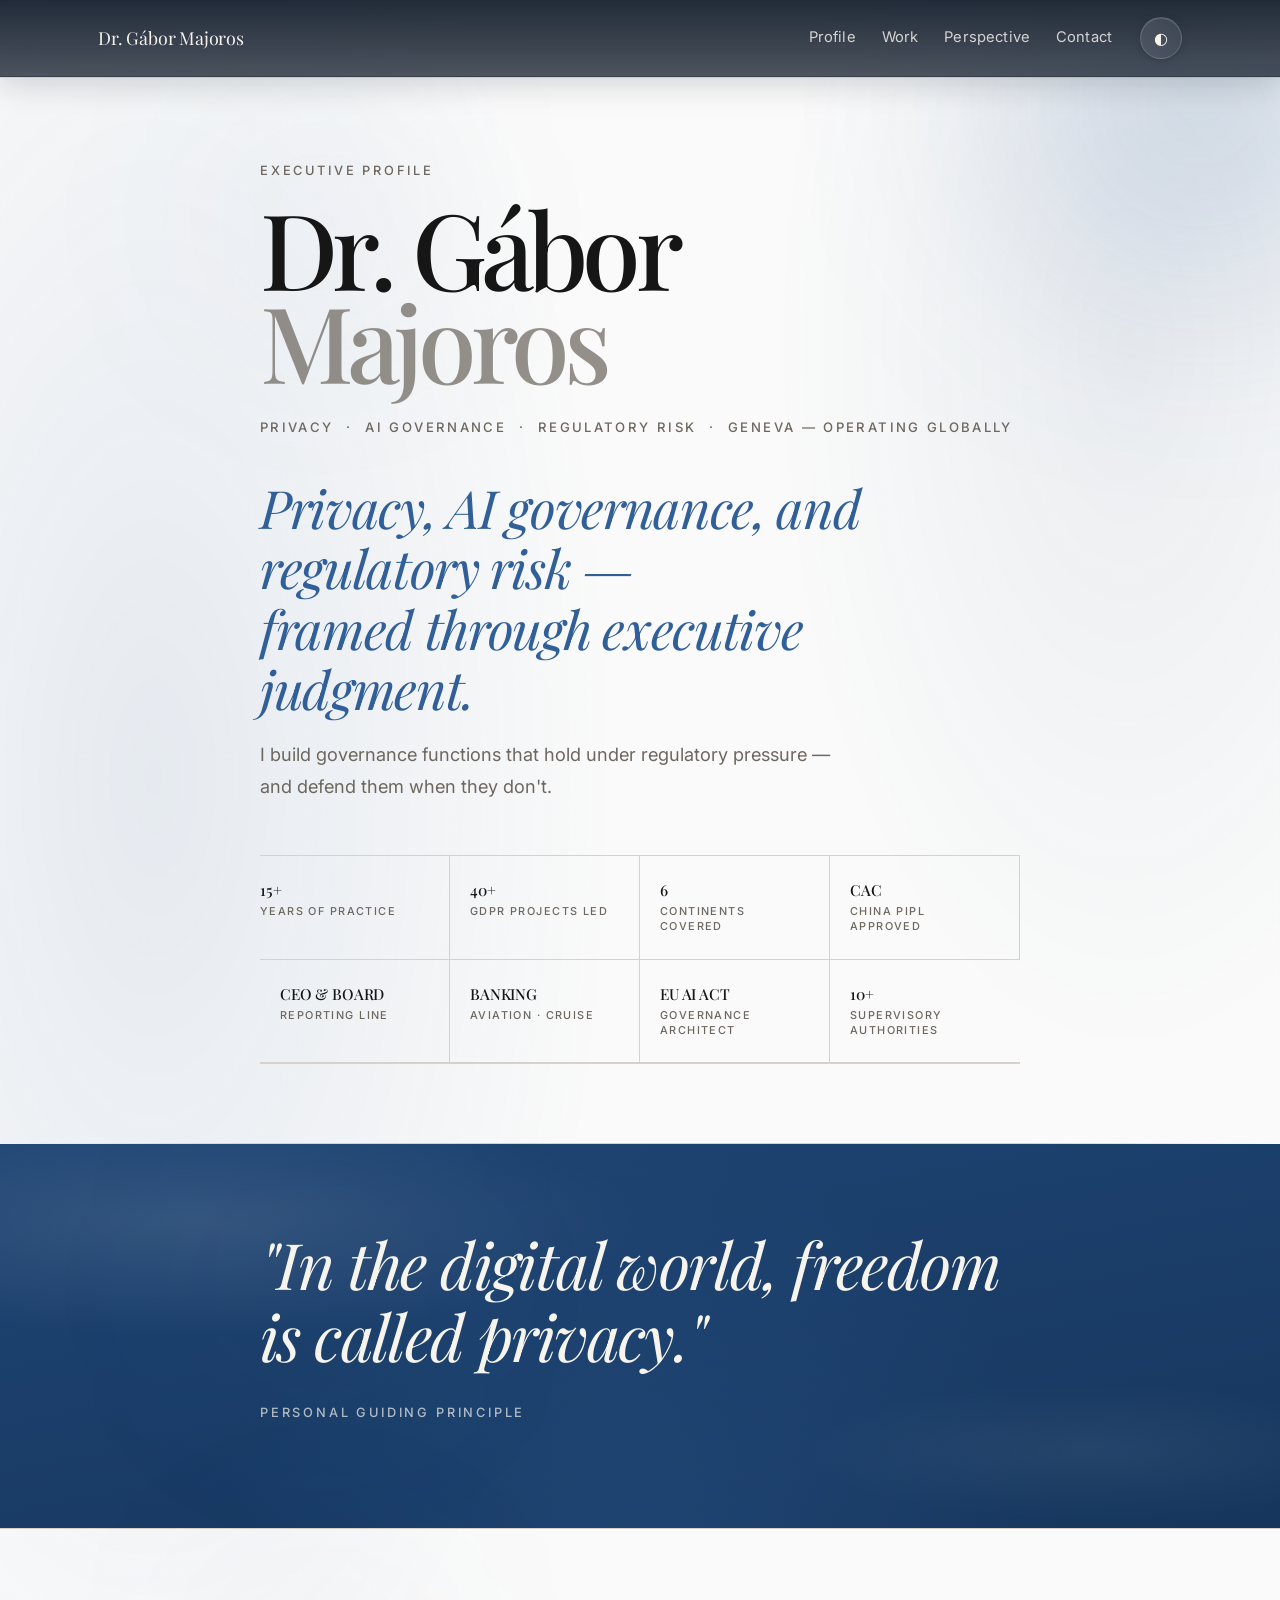
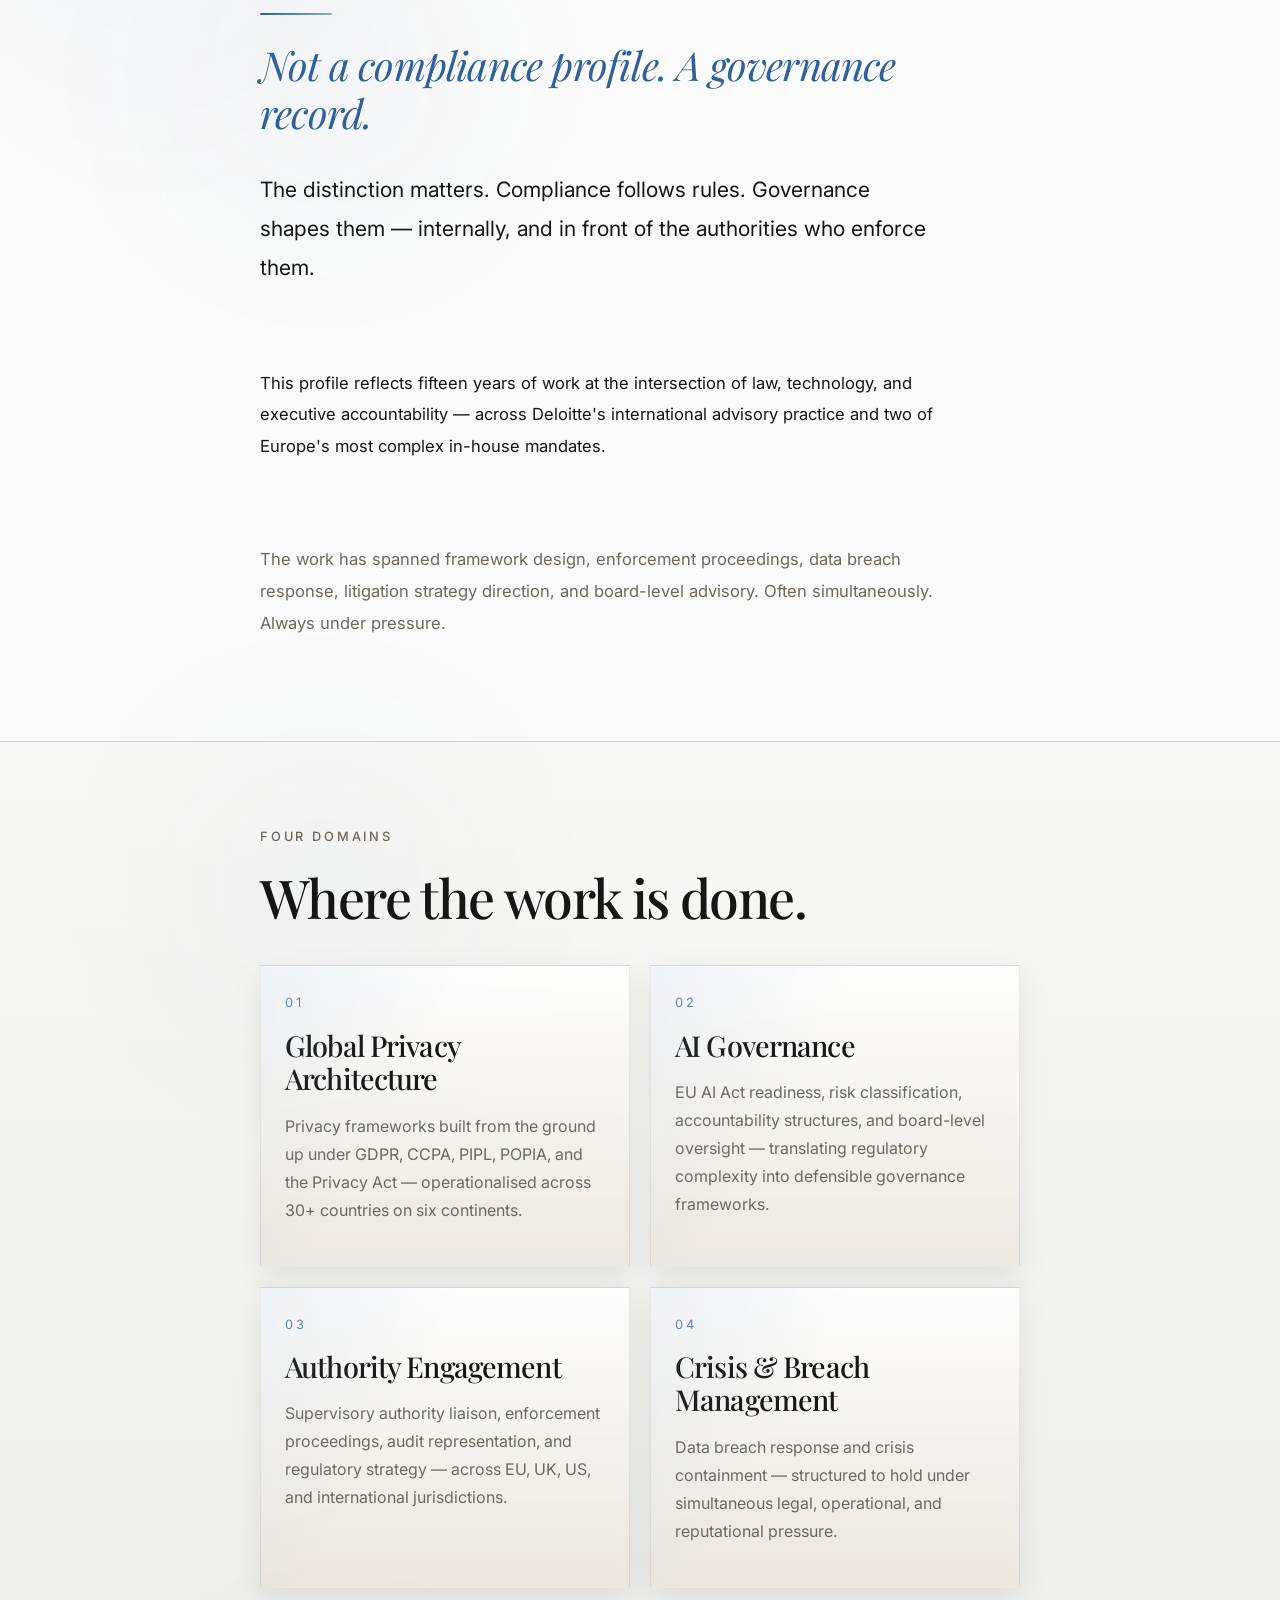
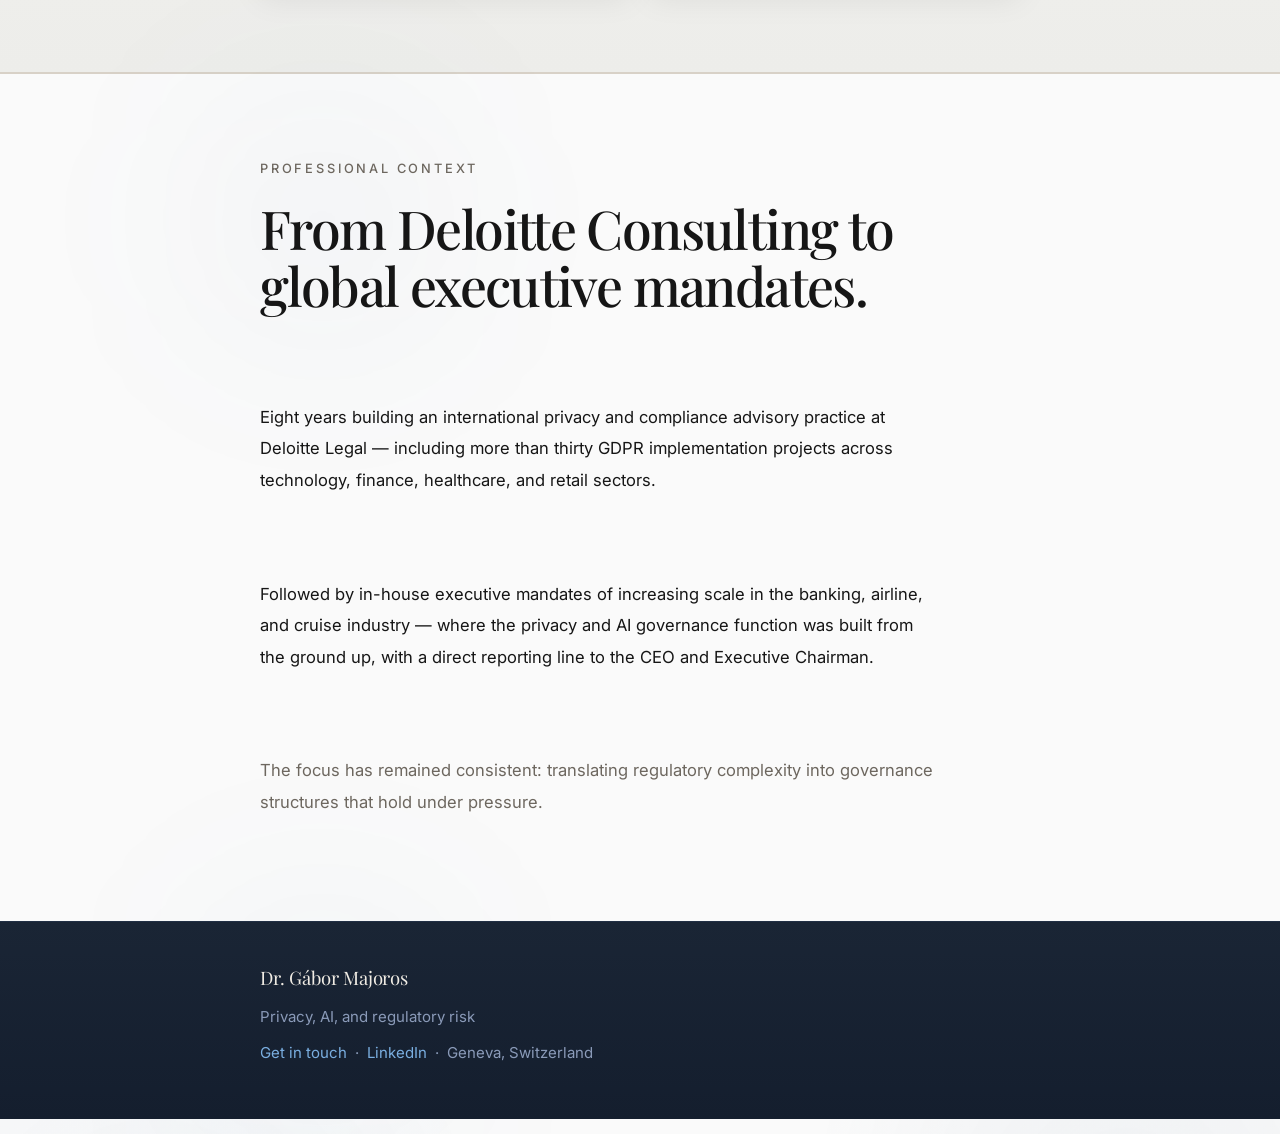
<file: index.html>
<!DOCTYPE html>
<html lang="en">
<head>
  <meta charset="UTF-8" />
  <meta name="viewport" content="width=device-width, initial-scale=1.0" />
  <title>Dr. Gábor Majoros</title>
  <meta name="description" content="Privacy, AI governance, and regulatory risk — operating at the level where decisions have consequences." />
  <link rel="preconnect" href="https://fonts.googleapis.com">
  <link rel="preconnect" href="https://fonts.gstatic.com" crossorigin>
  <link href="https://fonts.googleapis.com/css2?family=Inter:wght@400;500;600&family=Playfair+Display:ital,wght@0,500;0,600;1,500&display=swap" rel="stylesheet">
  <link rel="stylesheet" href="styles.css" />
  <style>
    .hero-position { margin-top: 28px; font-size: 0.82rem; letter-spacing: 0.18em; text-transform: uppercase; color: var(--text-soft); font-weight: 500; }
    .hero-statement { margin-top: 20px; font-size: clamp(1rem, 1.8vw, 1.14rem); line-height: 1.78; color: var(--text-soft); max-width: 600px; }
    .proof-strip-wide { margin-top: 52px; padding: 0; border-top: 1px solid var(--line); border-bottom: 1px solid var(--line); display: grid; grid-template-columns: repeat(4, 1fr); }
    .proof-tag { font-size: 0.68rem; letter-spacing: 0.13em; text-transform: uppercase; color: var(--text-soft); font-weight: 500; padding: 24px 20px; border-right: 1px solid var(--line); border-bottom: 1px solid var(--line); line-height: 1.4; }
    .proof-tag:first-child { padding-left: 0; }
    .proof-tag:last-child { border-right: none; }
    .proof-tag strong { display: block; font-family: "Playfair Display", Georgia, serif; font-size: 0.95rem; color: var(--text-main); letter-spacing: -0.01em; font-weight: 500; margin-bottom: 3px; }
    .four-grid { display: grid; grid-template-columns: 1fr 1fr; gap: 20px; margin-top: 40px; }
    @media (max-width: 860px) { .proof-strip-wide { grid-template-columns: repeat(4, 1fr); gap: 0; gap: 20px 0; } .proof-tag:nth-child(4) { border-right: none; } .proof-tag:nth-child(5) { padding-left: 0; } .proof-tag:nth-child(8) { border-right: none; } }
    @media (max-width: 640px) { .four-grid { grid-template-columns: 1fr; } .proof-strip-wide { grid-template-columns: repeat(2, 1fr); } .proof-tag { padding: 8px 10px; border-right: none; border-bottom: 1px solid var(--line); } }
  </style>
  <script>if(localStorage.getItem('site-theme')==='dark')document.documentElement.classList.add('dark-mode');</script>
</head>
<body>
  <div id="site-header"></div>
  <main>
    <section class="hero">
      <div class="container reveal">
        <p class="eyebrow">Executive Profile</p>
        <h1 class="hero-name">Dr. Gábor<span class="muted">Majoros</span></h1>
        <p class="hero-position">Privacy &nbsp;·&nbsp; AI Governance &nbsp;·&nbsp; Regulatory Risk &nbsp;·&nbsp; Geneva — operating globally</p>
        <p class="hero-tagline">Privacy, AI governance, and regulatory risk —<br>framed through executive judgment.</p>
        <p class="hero-statement">I build governance functions that hold under regulatory pressure — and defend them when they don't.</p>
        <div class="proof-strip-wide">
          <div class="proof-tag"><strong>15+</strong>Years of practice</div>
          <div class="proof-tag"><strong>40+</strong>GDPR projects led</div>
          <div class="proof-tag"><strong>6</strong>Continents covered</div>
          <div class="proof-tag"><strong>CAC</strong>China PIPL approved</div>
          <div class="proof-tag"><strong>CEO &amp; Board</strong>Reporting line</div>
          <div class="proof-tag"><strong>Banking</strong>Aviation · Cruise</div>
          <div class="proof-tag"><strong>EU AI Act</strong>Governance architect</div>
          <div class="proof-tag"><strong>10+</strong>Supervisory authorities</div>
        </div>
      </div>
    </section>

    <section class="section section-deep">
      <div class="container reveal">
        <p class="quote-lg">"In the digital world, freedom is called privacy."</p>
        <p class="eyebrow inverse">Personal guiding principle</p>
      </div>
    </section>

    <section class="section">
      <div class="container reveal">
        <div class="blue-divider"></div>
        <p class="blue-italic">Not a compliance profile. A governance record.</p>
        <p class="body-lg">The distinction matters. Compliance follows rules. Governance shapes them — internally, and in front of the authorities who enforce them.</p>
        <p class="body">This profile reflects fifteen years of work at the intersection of law, technology, and executive accountability — across Deloitte's international advisory practice and two of Europe's most complex in-house mandates.</p>
        <p class="body body-soft">The work has spanned framework design, enforcement proceedings, data breach response, litigation strategy direction, and board-level advisory. Often simultaneously. Always under pressure.</p>
      </div>
    </section>

    <section class="section section-light-editorial">
      <div class="container reveal">
        <p class="eyebrow">Four domains</p>
        <h2>Where the work is done.</h2>
        <div class="four-grid">
          <article class="preview-card">
            <p class="card-number">01</p>
            <h3>Global Privacy Architecture</h3>
            <p class="body-soft">Privacy frameworks built from the ground up under GDPR, CCPA, PIPL, POPIA, and the Privacy Act — operationalised across 30+ countries on six continents.</p>
          </article>
          <article class="preview-card">
            <p class="card-number">02</p>
            <h3>AI Governance</h3>
            <p class="body-soft">EU AI Act readiness, risk classification, accountability structures, and board-level oversight — translating regulatory complexity into defensible governance frameworks.</p>
          </article>
          <article class="preview-card">
            <p class="card-number">03</p>
            <h3>Authority Engagement</h3>
            <p class="body-soft">Supervisory authority liaison, enforcement proceedings, audit representation, and regulatory strategy — across EU, UK, US, and international jurisdictions.</p>
          </article>
          <article class="preview-card">
            <p class="card-number">04</p>
            <h3>Crisis &amp; Breach Management</h3>
            <p class="body-soft">Data breach response and crisis containment — structured to hold under simultaneous legal, operational, and reputational pressure.</p>
          </article>
        </div>
      </div>
    </section>

    <section class="section">
      <div class="container reveal">
        <p class="eyebrow">Professional context</p>
        <h2>From Deloitte Consulting to global executive mandates.</h2>
        <p class="body">Eight years building an international privacy and compliance advisory practice at Deloitte Legal — including more than thirty GDPR implementation projects across technology, finance, healthcare, and retail sectors.</p>
        <p class="body">Followed by in-house executive mandates of increasing scale in the banking, airline, and cruise industry — where the privacy and AI governance function was built from the ground up, with a direct reporting line to the CEO and Executive Chairman.</p>
        <p class="body body-soft">The focus has remained consistent: translating regulatory complexity into governance structures that hold under pressure.</p>
      </div>
    </section>
  </main>
  <div id="site-footer"></div>
  <script src="script.js"></script>
</body>
</html>
</file>
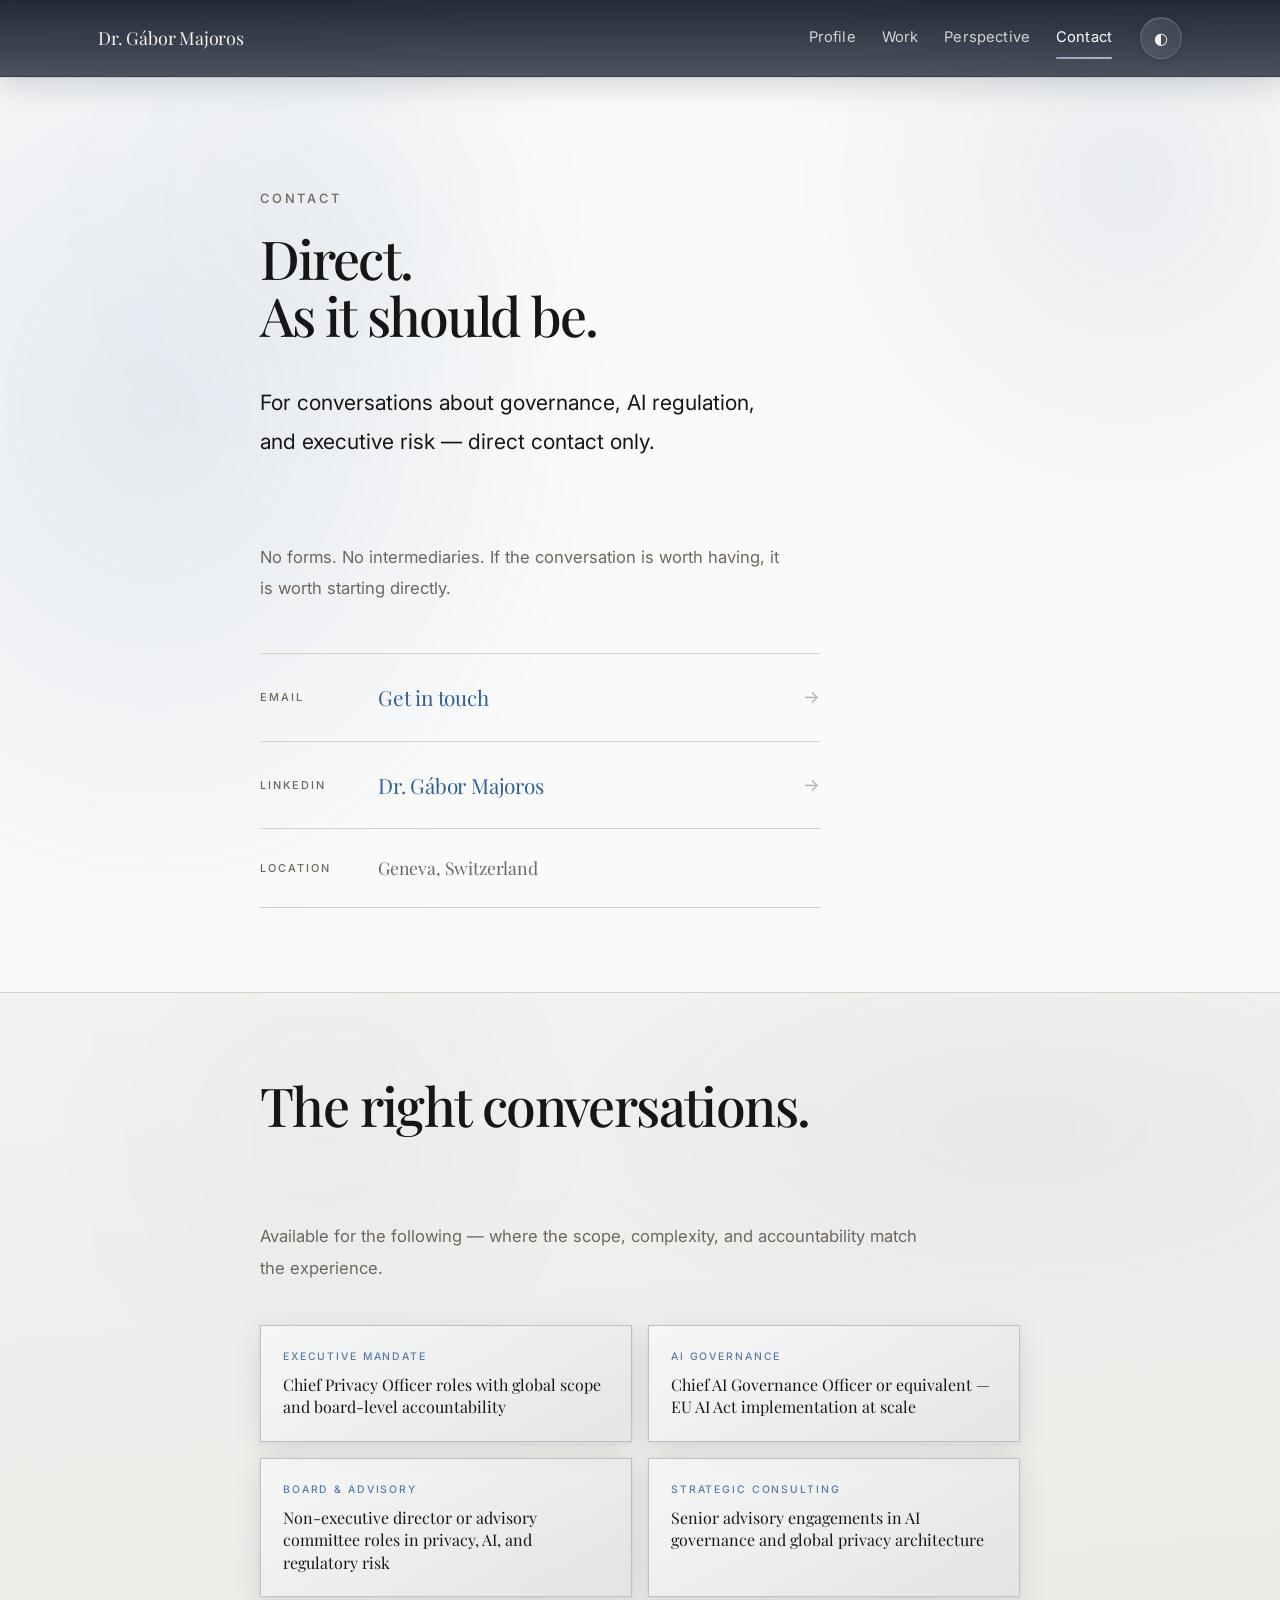
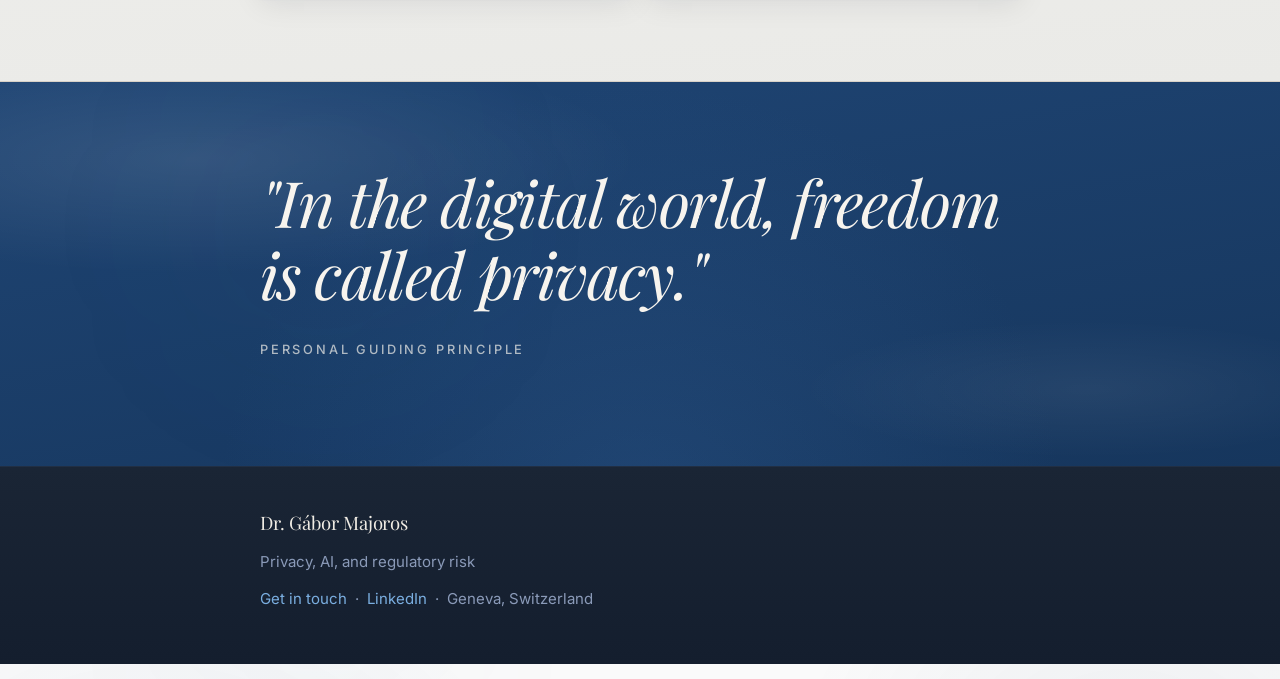
<file: contact.html>
<!DOCTYPE html>
<html lang="en">
<head>
  <meta charset="UTF-8" />
  <meta name="viewport" content="width=device-width, initial-scale=1.0" />
  <title>Contact — Dr. Gábor Majoros</title>
  <meta name="description" content="Direct contact for executive mandates, board advisory, and serious enquiries." />
  <link rel="preconnect" href="https://fonts.googleapis.com">
  <link rel="preconnect" href="https://fonts.gstatic.com" crossorigin>
  <link href="https://fonts.googleapis.com/css2?family=Inter:wght@400;500;600&family=Playfair+Display:ital,wght@0,500;0,600;1,500&display=swap" rel="stylesheet">
  <link rel="stylesheet" href="styles.css" />
  <style>
    .contact-line { display: flex; align-items: center; gap: 28px; padding: 28px 0; border-bottom: 1px solid var(--line); text-decoration: none; color: inherit; transition: opacity var(--transition); }
    .contact-line:first-child { border-top: 1px solid var(--line); }
    .contact-line:hover { opacity: 0.65; }
    .contact-label { font-size: 0.68rem; letter-spacing: 0.18em; text-transform: uppercase; color: var(--text-soft); font-weight: 500; min-width: 90px; }
    .contact-value { font-family: "Playfair Display", Georgia, serif; font-size: 1.3rem; color: var(--accent); letter-spacing: -0.01em; line-height: 1.2; }
    .contact-arrow { margin-left: auto; color: var(--text-soft); font-size: 1.1rem; opacity: 0.5; }
    .availability-grid { display: grid; grid-template-columns: 1fr 1fr; gap: 16px; margin-top: 40px; }
    .availability-item { padding: 22px; border: 1px solid color-mix(in srgb, var(--accent) 14%, var(--line) 86%); background: linear-gradient(148deg, rgba(255,255,255,0.50) 0%, rgba(143,168,199,0.10) 100%); box-shadow: var(--shadow-card); }
    .availability-label { font-size: 0.65rem; letter-spacing: 0.18em; text-transform: uppercase; color: var(--accent); font-weight: 500; margin: 0 0 8px; opacity: 0.8; }
    .availability-text { font-family: "Playfair Display", Georgia, serif; font-size: 1rem; color: var(--text-main); line-height: 1.4; margin: 0; }
    @media (max-width: 640px) { .availability-grid { grid-template-columns: 1fr; } .contact-value { font-size: 1.1rem; } }
  </style>
  <script>if(localStorage.getItem('site-theme')==='dark')document.documentElement.classList.add('dark-mode');</script>
</head>
<body>
  <div id="site-header"></div>
  <main>
    <div class="section">
      <div class="container reveal">
        <div class="page-title-block" style="padding-top: 40px;">
          <p class="eyebrow">Contact</p>
          <h1 class="page-title">Direct.<br>As it should be.</h1>
        </div>
        <p class="body-lg" style="margin-top: 28px; max-width: 520px;">For conversations about governance, AI regulation, and executive risk — direct contact only.</p>
        <p class="body body-soft" style="max-width: 520px;">No forms. No intermediaries. If the conversation is worth having, it is worth starting directly.</p>

        <div style="margin-top: 48px; max-width: 560px;">
          <a class="contact-line" href="mailto:majorosgabort@gmail.com">
            <span class="contact-label">Email</span>
            <span class="contact-value">Get in touch</span>
            <span class="contact-arrow">→</span>
          </a>
          <a class="contact-line" href="https://www.linkedin.com/in/majorosgt/" target="_blank" rel="noopener">
            <span class="contact-label">LinkedIn</span>
            <span class="contact-value">Dr. Gábor Majoros</span>
            <span class="contact-arrow">→</span>
          </a>
          <div class="contact-line" style="cursor: default;">
            <span class="contact-label">Location</span>
            <span class="contact-value" style="color: var(--text-soft); font-size: 1.1rem;">Geneva, Switzerland</span>
          </div>
        </div>
      </div>
    </div>

    <section class="section section-soft">
      <div class="container reveal">
        <h2>The right conversations.</h2>
        <p class="body body-soft">Available for the following — where the scope, complexity, and accountability match the experience.</p>
        <div class="availability-grid">
          <div class="availability-item">
            <p class="availability-label">Executive mandate</p>
            <p class="availability-text">Chief Privacy Officer roles with global scope and board-level accountability</p>
          </div>
          <div class="availability-item">
            <p class="availability-label">AI Governance</p>
            <p class="availability-text">Chief AI Governance Officer or equivalent — EU AI Act implementation at scale</p>
          </div>
          <div class="availability-item">
            <p class="availability-label">Board & Advisory</p>
            <p class="availability-text">Non-executive director or advisory committee roles in privacy, AI, and regulatory risk</p>
          </div>
          <div class="availability-item">
            <p class="availability-label">Strategic consulting</p>
            <p class="availability-text">Senior advisory engagements in AI governance and global privacy architecture</p>
          </div>
        </div>
      </div>
    </section>

    <section class="section section-deep">
      <div class="container reveal">
        <p class="quote-lg">"In the digital world, freedom is called privacy."</p>
        <p class="eyebrow inverse">Personal guiding principle</p>
      </div>
    </section>
  </main>
  <div id="site-footer"></div>
  <script src="script.js"></script>
</body>
</html>
</file>
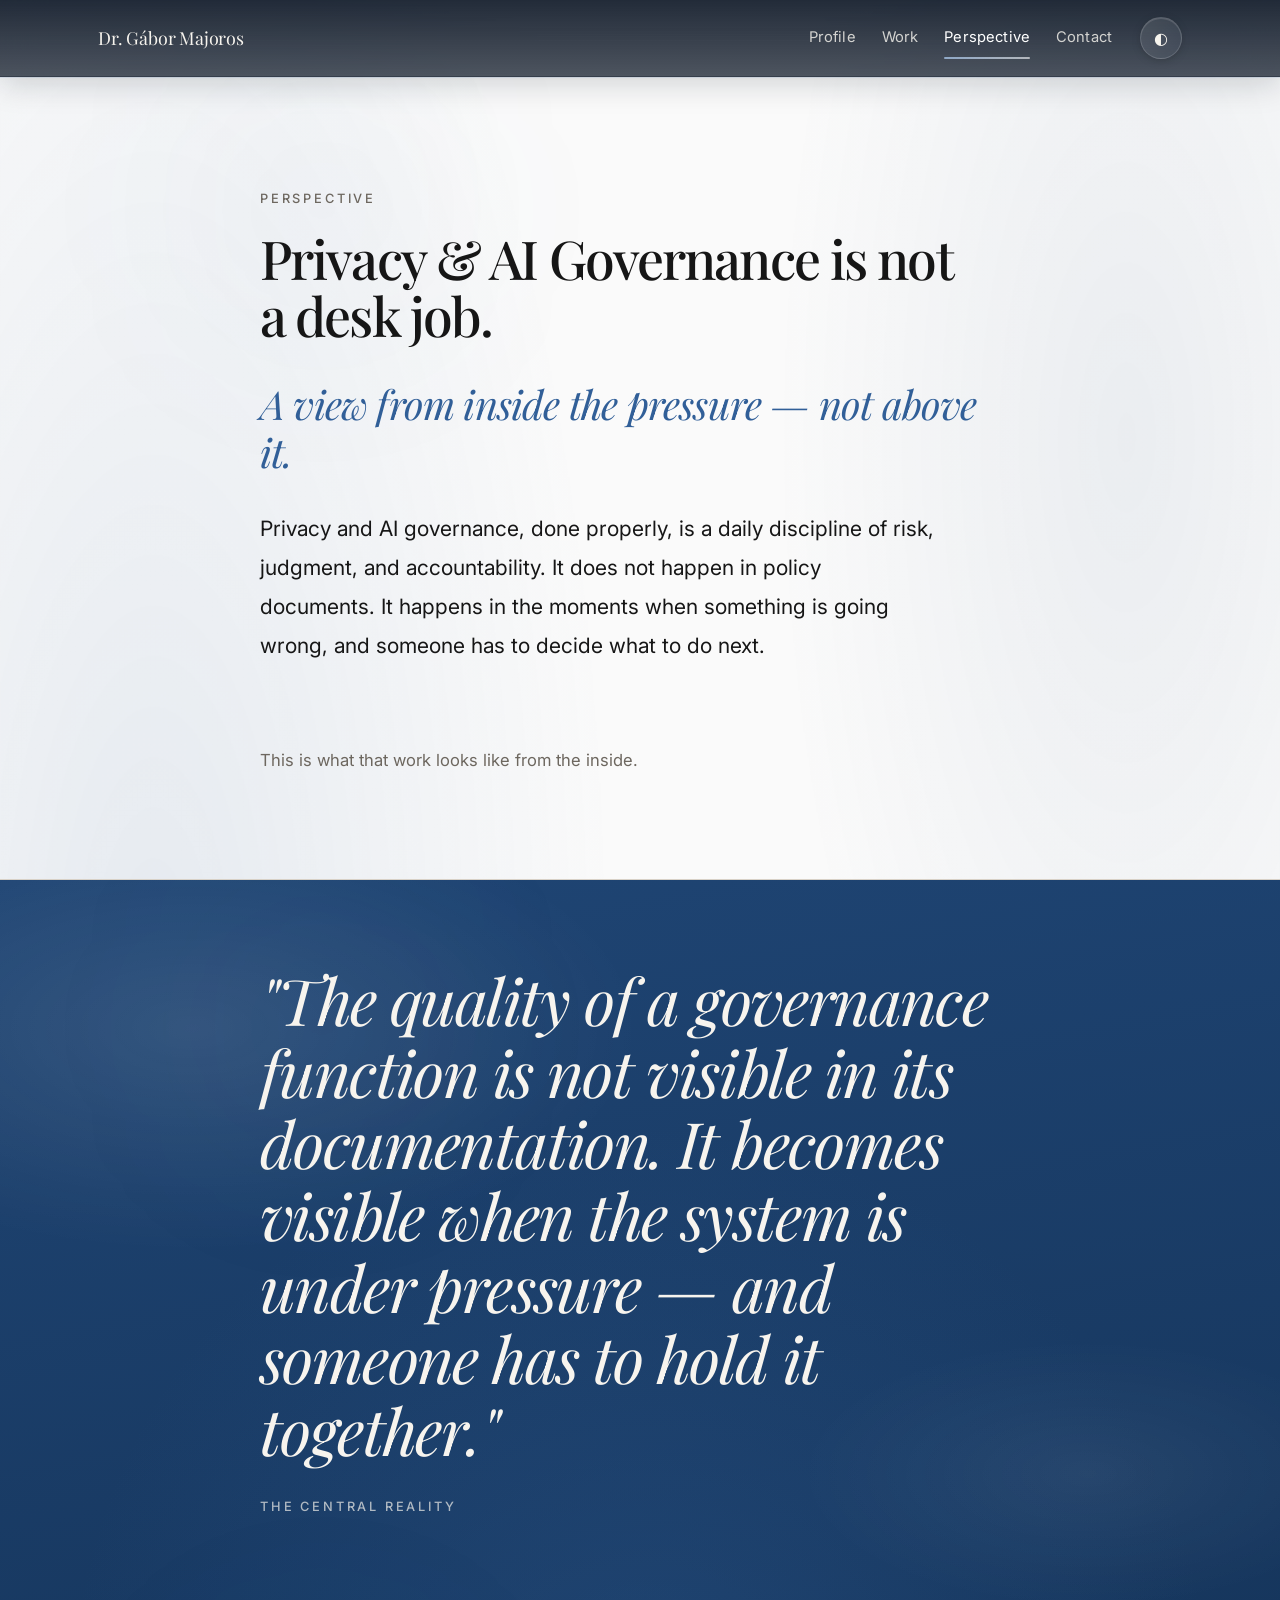
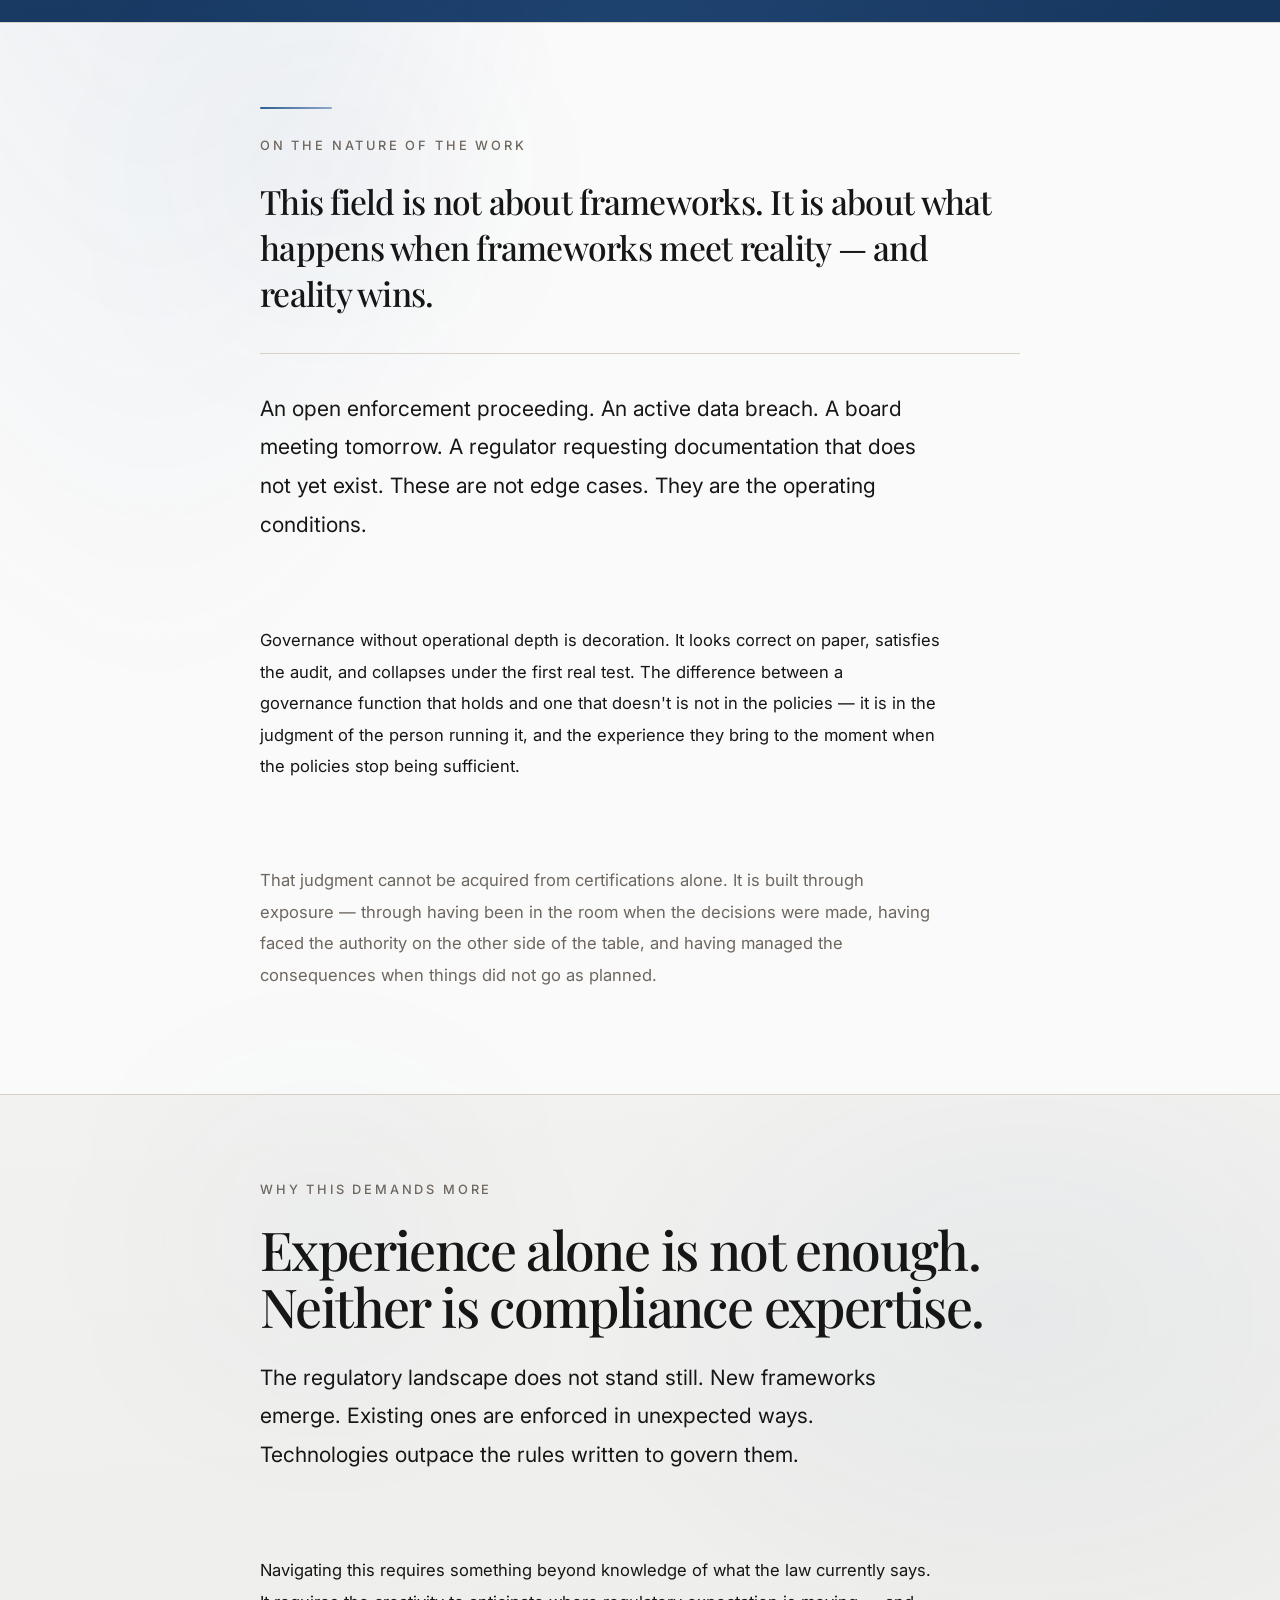
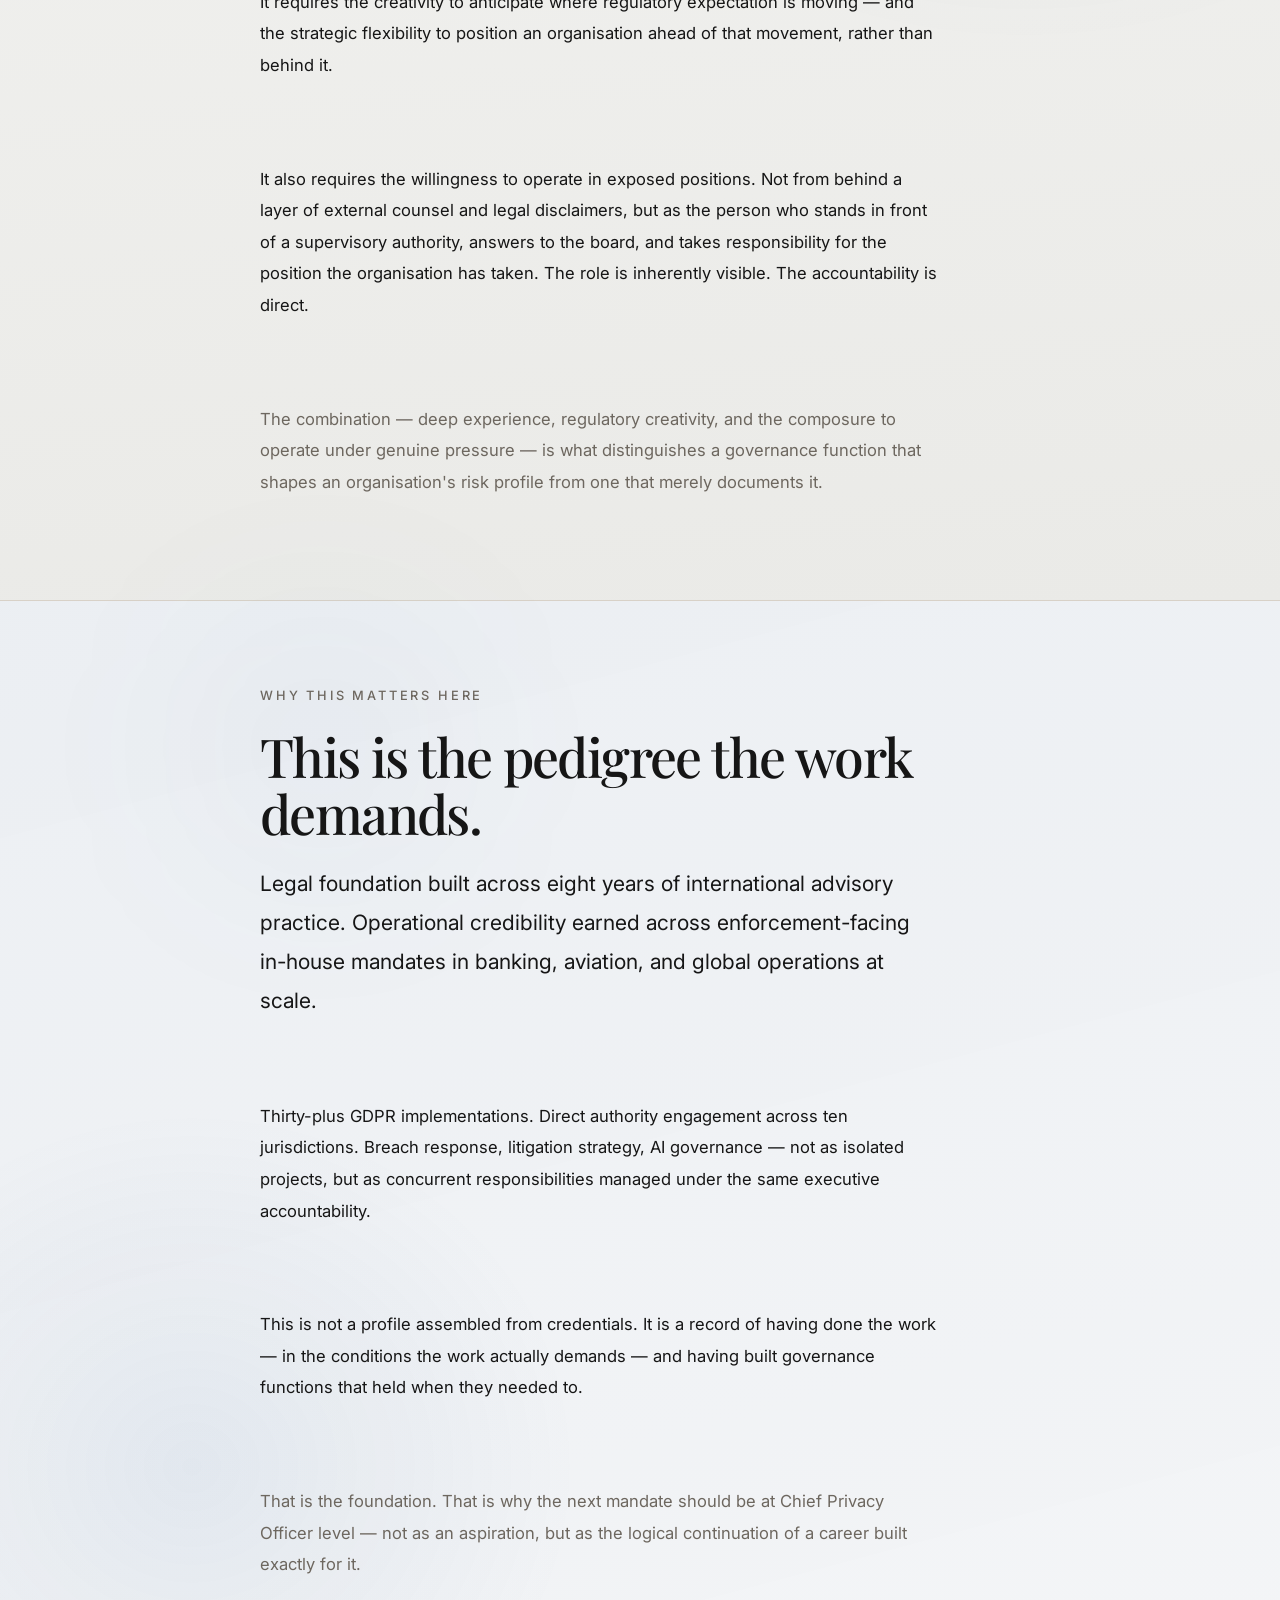
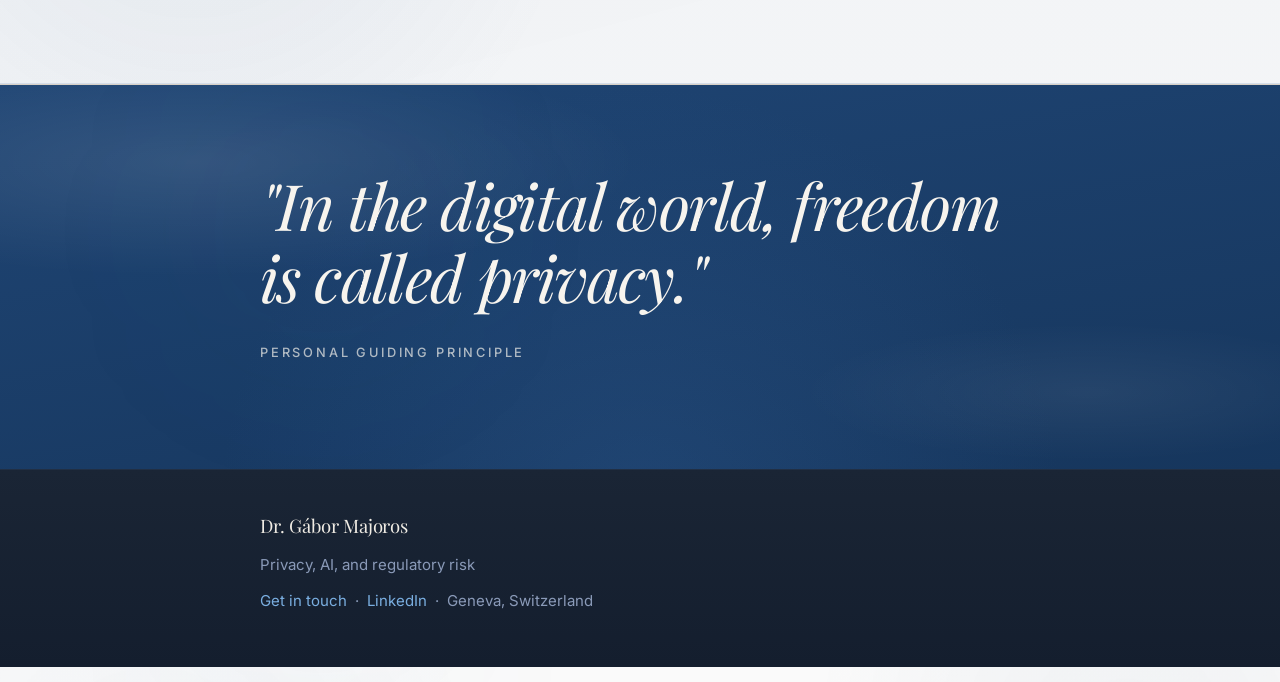
<file: perspective.html>
<!DOCTYPE html>
<html lang="en">
<head>
  <meta charset="UTF-8" />
  <meta name="viewport" content="width=device-width, initial-scale=1.0" />
  <title>Perspective — Dr. Gábor Majoros</title>
  <meta name="description" content="A view on privacy and AI governance as daily operational discipline — not a compliance function." />
  <link rel="preconnect" href="https://fonts.googleapis.com">
  <link rel="preconnect" href="https://fonts.gstatic.com" crossorigin>
  <link href="https://fonts.googleapis.com/css2?family=Inter:wght@400;500;600&family=Playfair+Display:ital,wght@0,500;0,600;1,500&display=swap" rel="stylesheet">
  <link rel="stylesheet" href="styles.css" />
  <style>
    .perspective-statement { font-family: "Playfair Display", Georgia, serif; font-size: clamp(1.45rem, 3vw, 2.1rem); font-weight: 500; line-height: 1.38; letter-spacing: -0.022em; color: var(--text-main); margin: 0 0 36px; padding-bottom: 36px; border-bottom: 1px solid var(--line); }
  </style>
  <script>if(localStorage.getItem('site-theme')==='dark')document.documentElement.classList.add('dark-mode');</script>
</head>
<body>
  <div id="site-header"></div>
  <main>
    <div class="section">
      <div class="container reveal">
        <div class="page-title-block" style="padding-top: 40px;">
          <p class="eyebrow">Perspective</p>
          <h1 class="page-title">Privacy &amp; AI Governance is not<br>a desk job.</h1>
        </div>
        <p class="blue-italic" style="margin-top: 24px;">A view from inside the pressure — not above it.</p>
        <p class="body-lg">Privacy and AI governance, done properly, is a daily discipline of risk, judgment, and accountability. It does not happen in policy documents. It happens in the moments when something is going wrong, and someone has to decide what to do next.</p>
        <p class="body body-soft">This is what that work looks like from the inside.</p>
      </div>
    </div>

    <section class="section section-deep">
      <div class="container reveal">
        <p class="quote-lg">"The quality of a governance function is not visible in its documentation. It becomes visible when the system is under pressure — and someone has to hold it together."</p>
        <p class="eyebrow inverse">The central reality</p>
      </div>
    </section>

    <section class="section">
      <div class="container reveal">
        <div class="blue-divider"></div>
        <p class="eyebrow">On the nature of the work</p>
        <p class="perspective-statement">This field is not about frameworks. It is about what happens when frameworks meet reality — and reality wins.</p>
        <p class="body-lg">An open enforcement proceeding. An active data breach. A board meeting tomorrow. A regulator requesting documentation that does not yet exist. These are not edge cases. They are the operating conditions.</p>
        <p class="body">Governance without operational depth is decoration. It looks correct on paper, satisfies the audit, and collapses under the first real test. The difference between a governance function that holds and one that doesn't is not in the policies — it is in the judgment of the person running it, and the experience they bring to the moment when the policies stop being sufficient.</p>
        <p class="body body-soft">That judgment cannot be acquired from certifications alone. It is built through exposure — through having been in the room when the decisions were made, having faced the authority on the other side of the table, and having managed the consequences when things did not go as planned.</p>
      </div>
    </section>

    <section class="section section-soft">
      <div class="container reveal">
        <p class="eyebrow">Why this demands more</p>
        <h2>Experience alone is not enough.<br>Neither is compliance expertise.</h2>
        <p class="body-lg">The regulatory landscape does not stand still. New frameworks emerge. Existing ones are enforced in unexpected ways. Technologies outpace the rules written to govern them.</p>
        <p class="body">Navigating this requires something beyond knowledge of what the law currently says. It requires the creativity to anticipate where regulatory expectation is moving — and the strategic flexibility to position an organisation ahead of that movement, rather than behind it.</p>
        <p class="body">It also requires the willingness to operate in exposed positions. Not from behind a layer of external counsel and legal disclaimers, but as the person who stands in front of a supervisory authority, answers to the board, and takes responsibility for the position the organisation has taken. The role is inherently visible. The accountability is direct.</p>
        <p class="body body-soft">The combination — deep experience, regulatory creativity, and the composure to operate under genuine pressure — is what distinguishes a governance function that shapes an organisation's risk profile from one that merely documents it.</p>
      </div>
    </section>

    <section class="section section-blue-soft">
      <div class="container reveal">
        <p class="eyebrow">Why this matters here</p>
        <h2>This is the pedigree the work demands.</h2>
        <p class="body-lg">Legal foundation built across eight years of international advisory practice. Operational credibility earned across enforcement-facing in-house mandates in banking, aviation, and global operations at scale.</p>
        <p class="body">Thirty-plus GDPR implementations. Direct authority engagement across ten jurisdictions. Breach response, litigation strategy, AI governance — not as isolated projects, but as concurrent responsibilities managed under the same executive accountability.</p>
        <p class="body">This is not a profile assembled from credentials. It is a record of having done the work — in the conditions the work actually demands — and having built governance functions that held when they needed to.</p>
        <p class="body body-soft">That is the foundation. That is why the next mandate should be at Chief Privacy Officer level — not as an aspiration, but as the logical continuation of a career built exactly for it.</p>
      </div>
    </section>

    <section class="section section-deep">
      <div class="container reveal">
        <p class="quote-lg">"In the digital world, freedom is called privacy."</p>
        <p class="eyebrow inverse">Personal guiding principle</p>
      </div>
    </section>
  </main>
  <div id="site-footer"></div>
  <script src="script.js"></script>
</body>
</html>
</file>
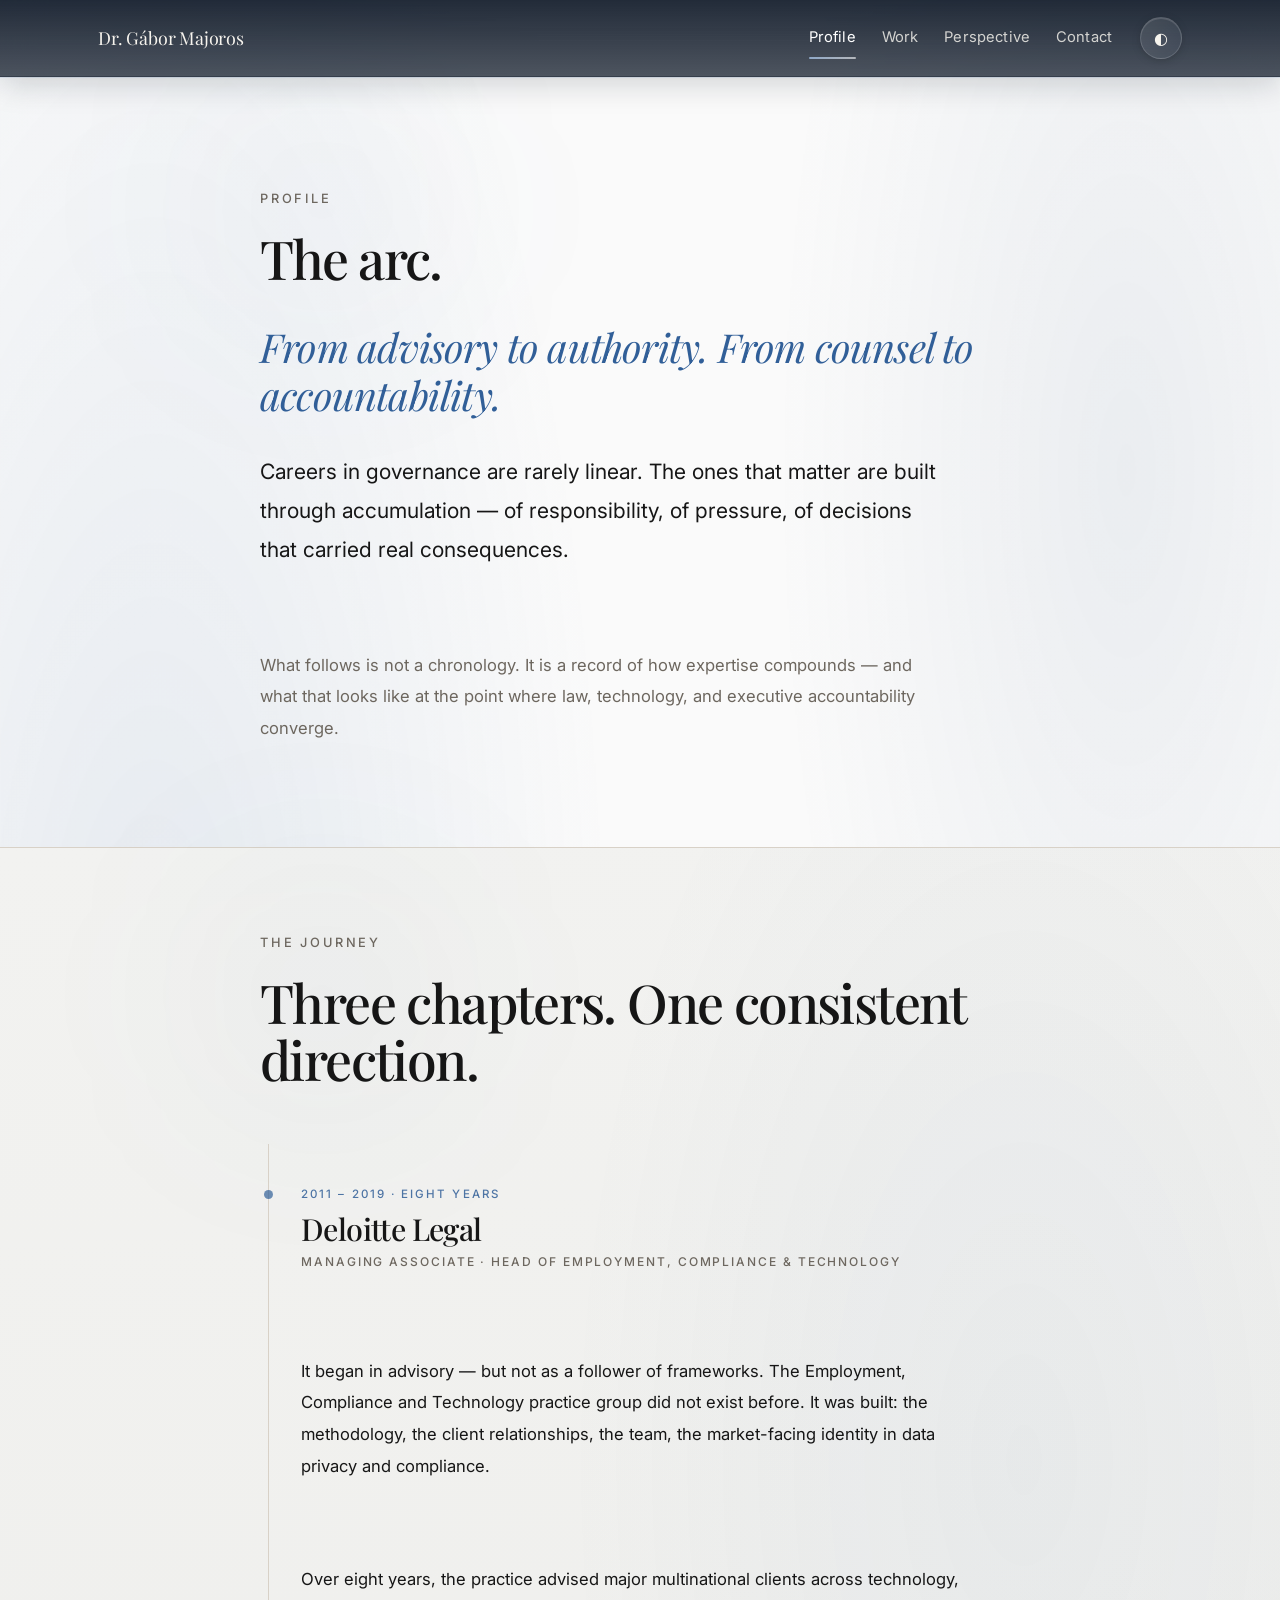
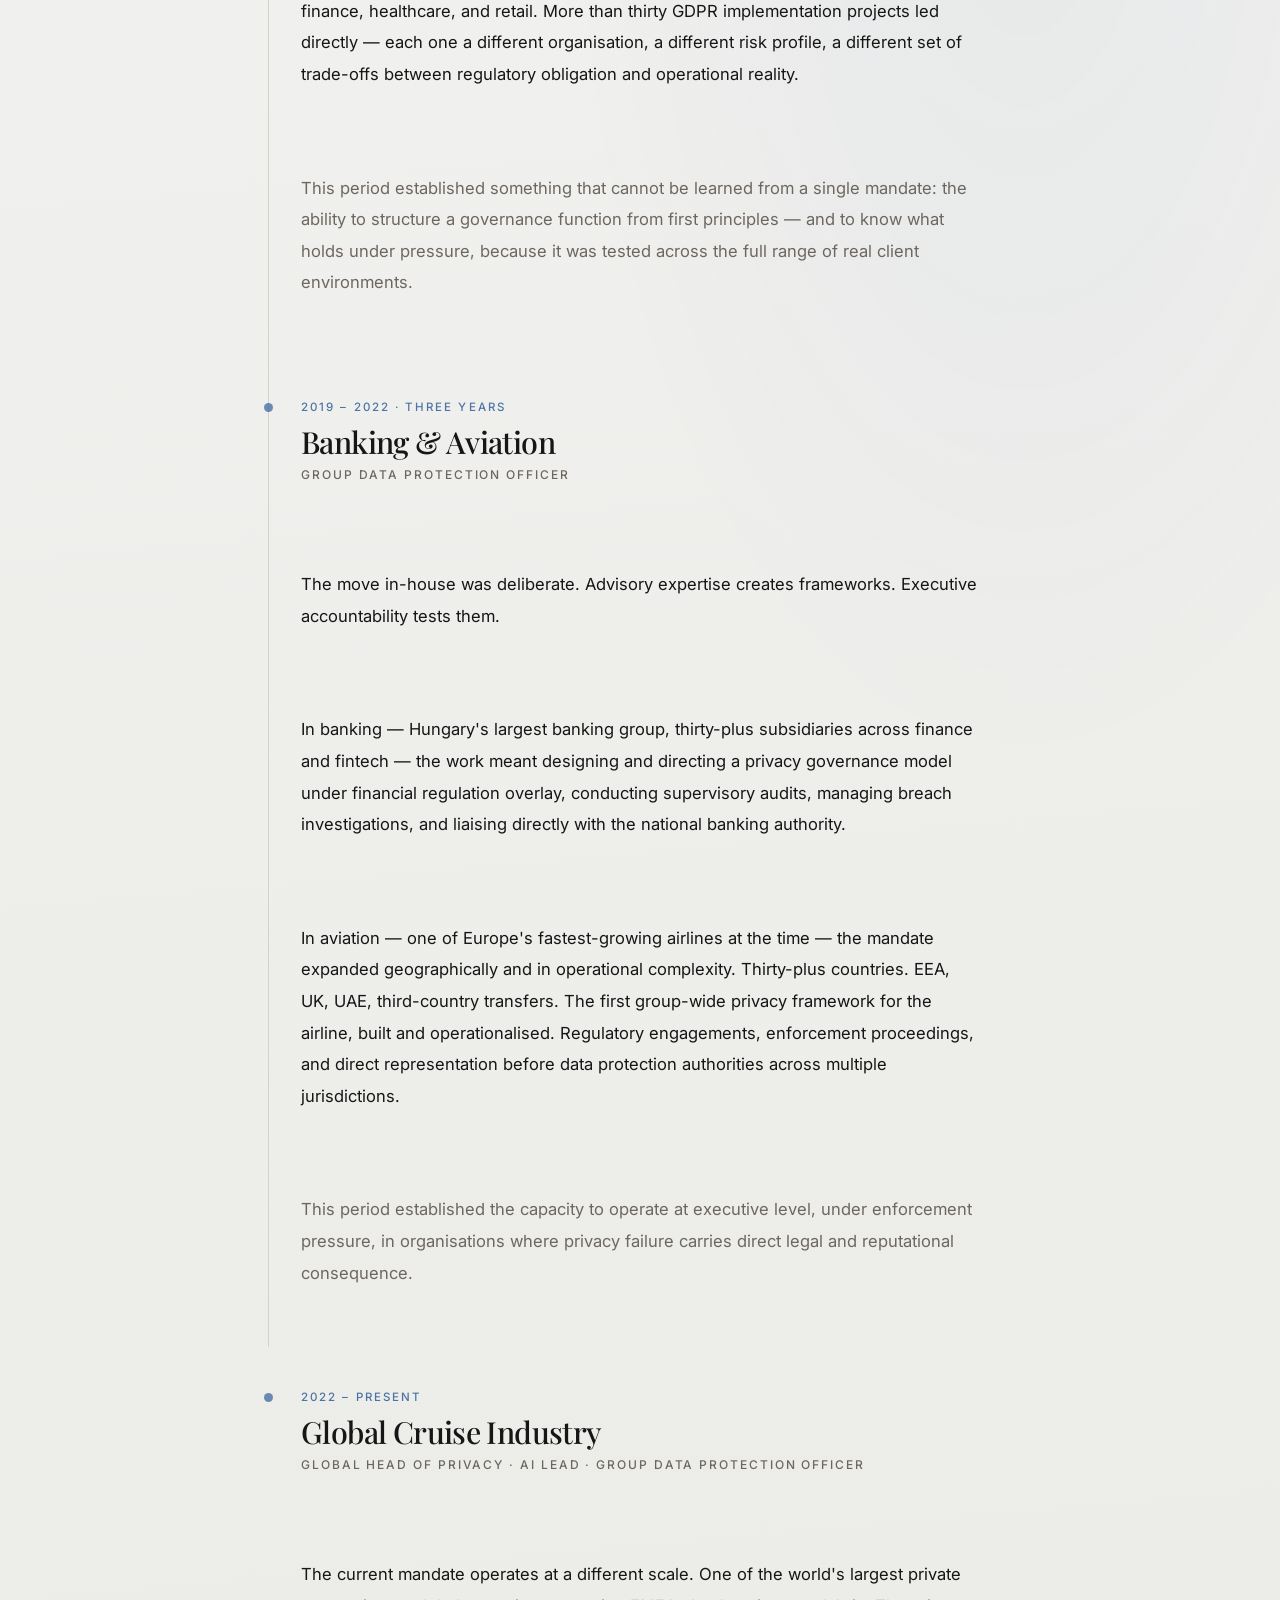
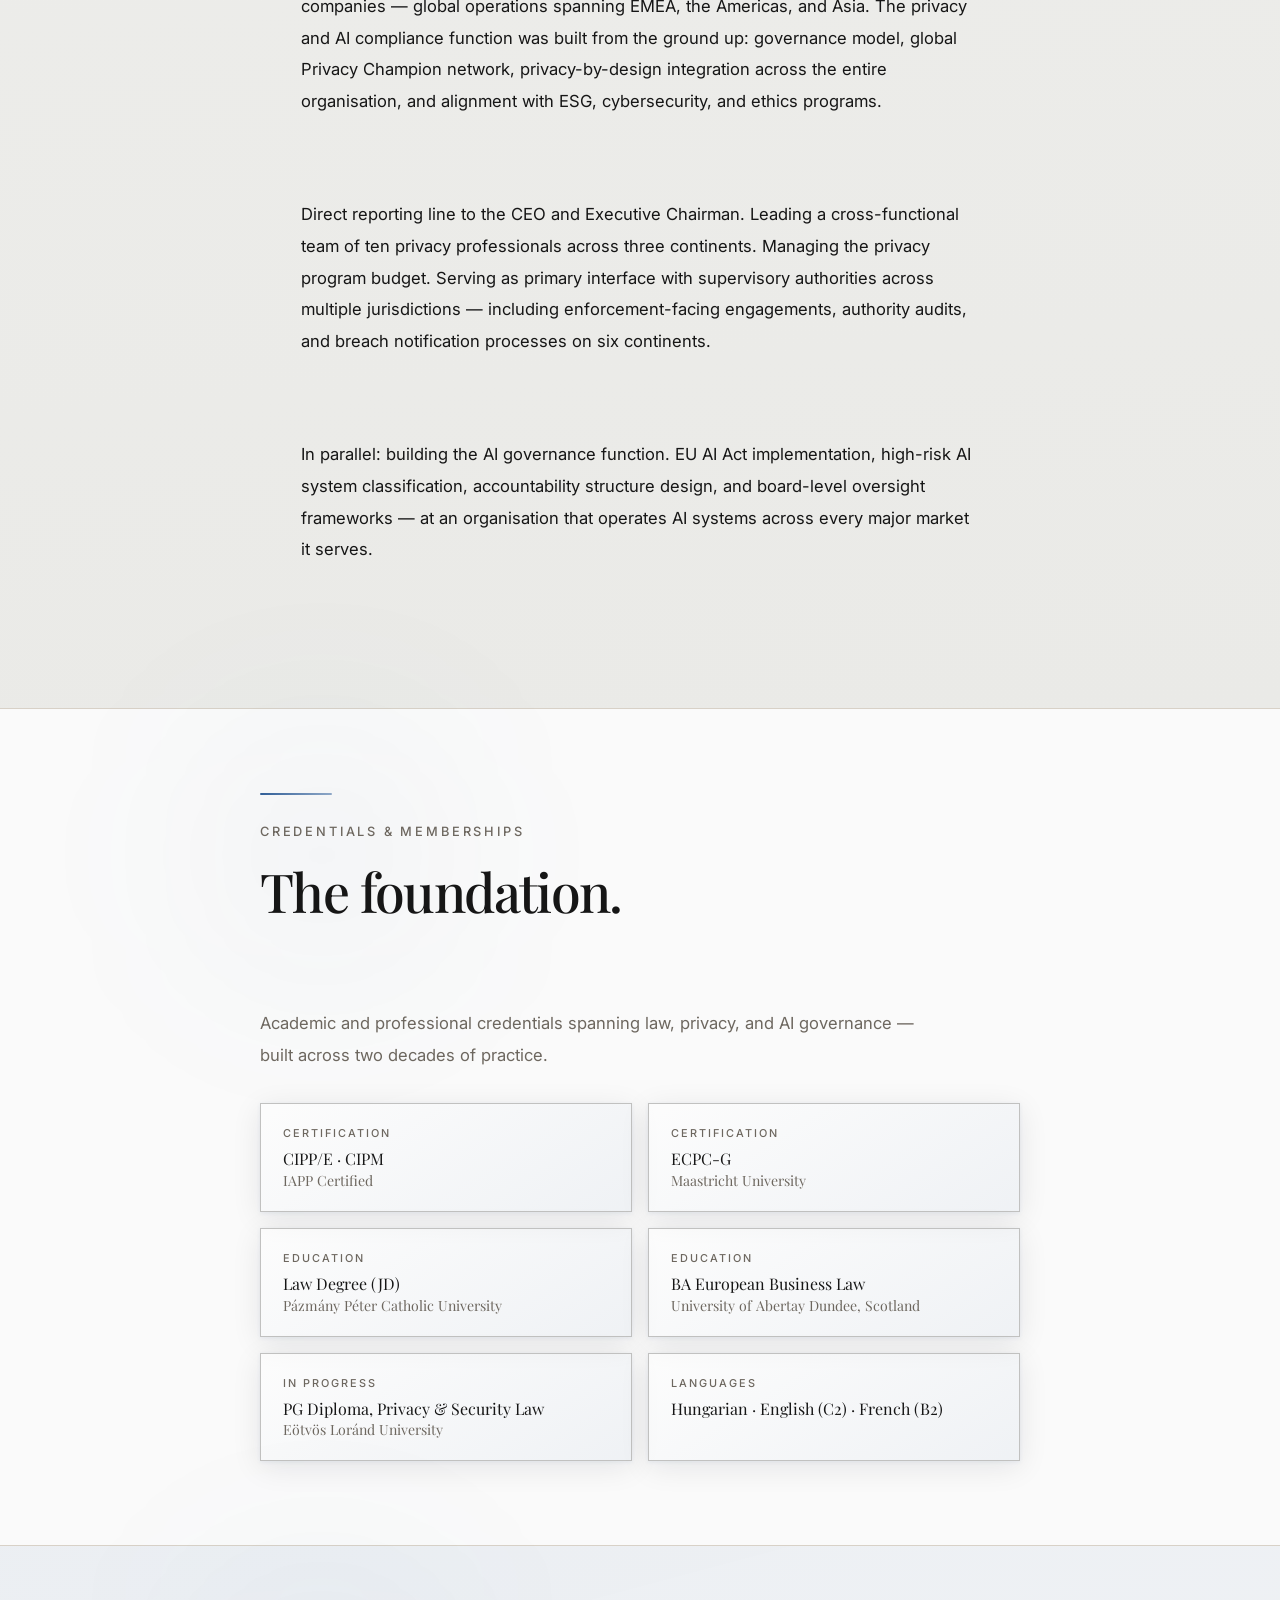
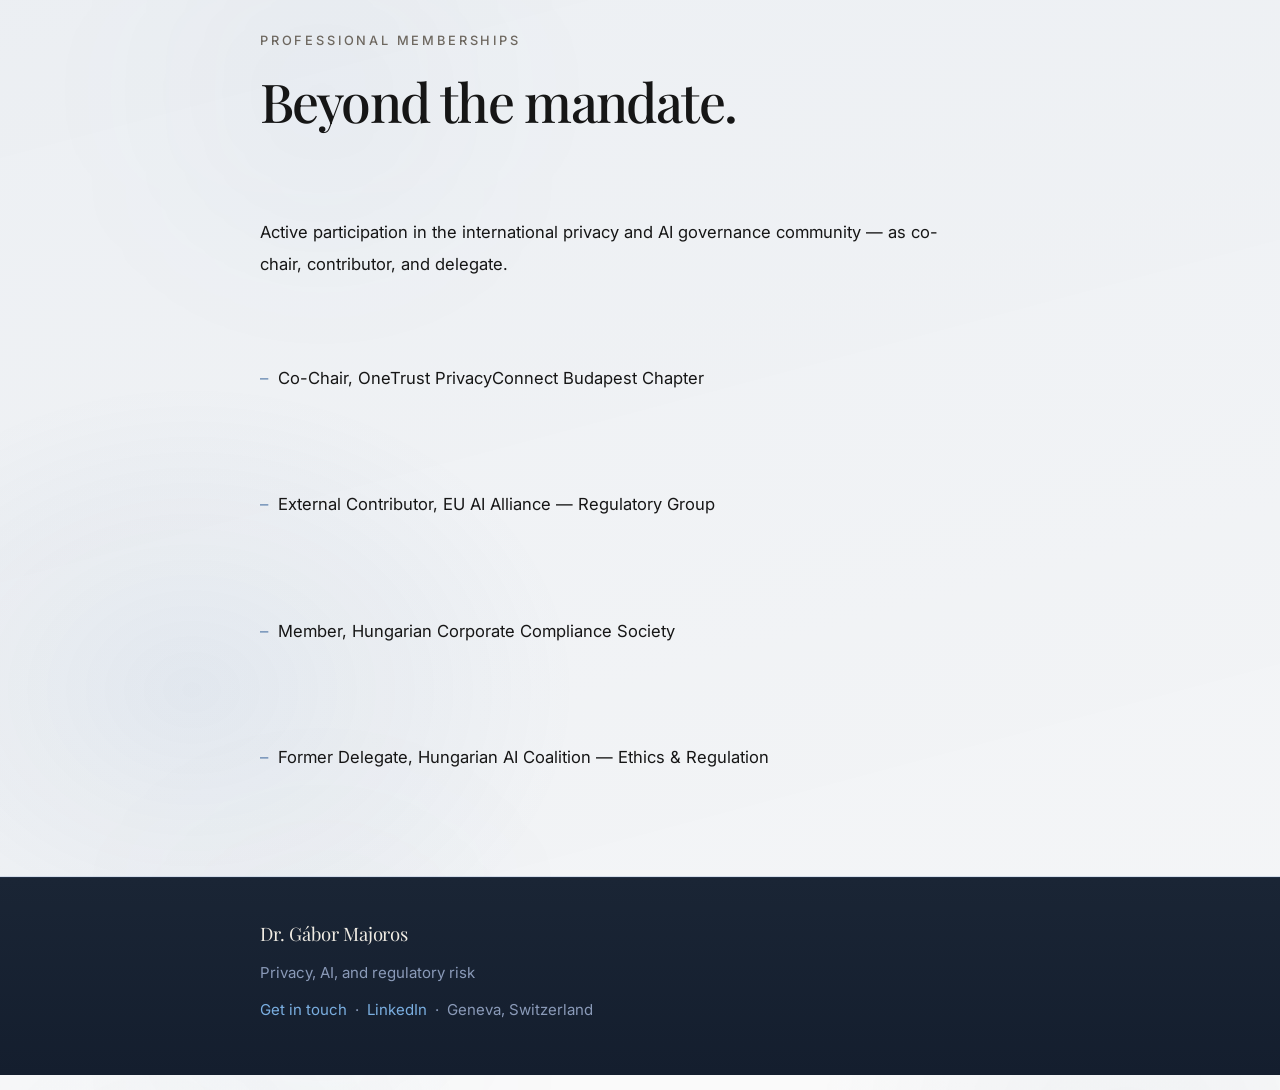
<file: profile.html>
<!DOCTYPE html>
<html lang="en">
<head>
  <meta charset="UTF-8" />
  <meta name="viewport" content="width=device-width, initial-scale=1.0" />
  <title>Profile — Dr. Gábor Majoros</title>
  <meta name="description" content="Professional background across consulting, legal advisory, and executive leadership in privacy and AI governance." />
  <link rel="preconnect" href="https://fonts.googleapis.com">
  <link rel="preconnect" href="https://fonts.gstatic.com" crossorigin>
  <link href="https://fonts.googleapis.com/css2?family=Inter:wght@400;500;600&family=Playfair+Display:ital,wght@0,500;0,600;1,500&display=swap" rel="stylesheet">
  <link rel="stylesheet" href="styles.css" />
  <style>
    .timeline { margin-top: 56px; display: grid; gap: 0; }
    .timeline-item { padding: 40px 0 40px 32px; border-left: 1px solid var(--line); position: relative; margin-left: 8px; }
    .timeline-item::before { content: ''; position: absolute; left: -5px; top: 46px; width: 9px; height: 9px; border-radius: 50%; background: var(--accent); opacity: 0.7; }
    .timeline-item:last-child { border-left: 1px solid transparent; }
    .timeline-period { font-size: 0.72rem; letter-spacing: 0.18em; text-transform: uppercase; color: var(--accent); font-weight: 500; margin: 0 0 8px; opacity: 0.85; }
    .timeline-org { font-family: "Playfair Display", Georgia, serif; font-size: clamp(1.4rem, 2.8vw, 1.9rem); font-weight: 500; letter-spacing: -0.02em; color: var(--text-main); margin: 0 0 4px; line-height: 1.15; }
    .timeline-role { font-size: 0.75rem; letter-spacing: 0.16em; text-transform: uppercase; color: var(--text-soft); font-weight: 500; margin: 0 0 20px; }
    .credentials-grid { display: grid; grid-template-columns: 1fr 1fr; gap: 16px; margin-top: 32px; }
    .credential-item { padding: 20px 22px; border: 1px solid color-mix(in srgb, var(--accent) 14%, var(--line) 86%); background: linear-gradient(148deg, rgba(255,255,255,0.50) 0%, rgba(143,168,199,0.10) 100%); box-shadow: var(--shadow-card); }
    .credential-label { font-size: 0.68rem; letter-spacing: 0.18em; text-transform: uppercase; color: var(--text-soft); font-weight: 500; margin: 0 0 6px; }
    .credential-value { font-family: "Playfair Display", Georgia, serif; font-size: 1rem; color: var(--text-main); line-height: 1.3; margin: 0; }
    @media (max-width: 640px) { .credentials-grid { grid-template-columns: 1fr; } .timeline-item { padding: 32px 0 32px 24px; } }
  </style>
  <script>if(localStorage.getItem('site-theme')==='dark')document.documentElement.classList.add('dark-mode');</script>
</head>
<body>
  <div id="site-header"></div>
  <main>
    <div class="section">
      <div class="container reveal">
        <div class="page-title-block" style="padding-top: 40px;">
          <p class="eyebrow">Profile</p>
          <h1 class="page-title">The arc.</h1>
        </div>
        <p class="blue-italic" style="margin-top: 24px;">From advisory to authority. From counsel to accountability.</p>
        <p class="body-lg">Careers in governance are rarely linear. The ones that matter are built through accumulation — of responsibility, of pressure, of decisions that carried real consequences.</p>
        <p class="body body-soft">What follows is not a chronology. It is a record of how expertise compounds — and what that looks like at the point where law, technology, and executive accountability converge.</p>
      </div>
    </div>

    <section class="section section-soft">
      <div class="container reveal">
        <p class="eyebrow">The journey</p>
        <h2>Three chapters. One consistent direction.</h2>
        <div class="timeline">
          <div class="timeline-item">
            <p class="timeline-period">2011 – 2019 · Eight years</p>
            <p class="timeline-org">Deloitte Legal</p>
            <p class="timeline-role">Managing Associate · Head of Employment, Compliance & Technology</p>
            <p class="body">It began in advisory — but not as a follower of frameworks. The Employment, Compliance and Technology practice group did not exist before. It was built: the methodology, the client relationships, the team, the market-facing identity in data privacy and compliance.</p>
            <p class="body">Over eight years, the practice advised major multinational clients across technology, finance, healthcare, and retail. More than thirty GDPR implementation projects led directly — each one a different organisation, a different risk profile, a different set of trade-offs between regulatory obligation and operational reality.</p>
            <p class="body body-soft">This period established something that cannot be learned from a single mandate: the ability to structure a governance function from first principles — and to know what holds under pressure, because it was tested across the full range of real client environments.</p>
          </div>
          <div class="timeline-item">
            <p class="timeline-period">2019 – 2022 · Three years</p>
            <p class="timeline-org">Banking & Aviation</p>
            <p class="timeline-role">Group Data Protection Officer</p>
            <p class="body">The move in-house was deliberate. Advisory expertise creates frameworks. Executive accountability tests them.</p>
            <p class="body">In banking — Hungary's largest banking group, thirty-plus subsidiaries across finance and fintech — the work meant designing and directing a privacy governance model under financial regulation overlay, conducting supervisory audits, managing breach investigations, and liaising directly with the national banking authority.</p>
            <p class="body">In aviation — one of Europe's fastest-growing airlines at the time — the mandate expanded geographically and in operational complexity. Thirty-plus countries. EEA, UK, UAE, third-country transfers. The first group-wide privacy framework for the airline, built and operationalised. Regulatory engagements, enforcement proceedings, and direct representation before data protection authorities across multiple jurisdictions.</p>
            <p class="body body-soft">This period established the capacity to operate at executive level, under enforcement pressure, in organisations where privacy failure carries direct legal and reputational consequence.</p>
          </div>
          <div class="timeline-item">
            <p class="timeline-period">2022 – Present</p>
            <p class="timeline-org">Global Cruise Industry</p>
            <p class="timeline-role">Global Head of Privacy · AI Lead · Group Data Protection Officer</p>
            <p class="body">The current mandate operates at a different scale. One of the world's largest private companies — global operations spanning EMEA, the Americas, and Asia. The privacy and AI compliance function was built from the ground up: governance model, global Privacy Champion network, privacy-by-design integration across the entire organisation, and alignment with ESG, cybersecurity, and ethics programs.</p>
            <p class="body">Direct reporting line to the CEO and Executive Chairman. Leading a cross-functional team of ten privacy professionals across three continents. Managing the privacy program budget. Serving as primary interface with supervisory authorities across multiple jurisdictions — including enforcement-facing engagements, authority audits, and breach notification processes on six continents.</p>
            <p class="body">In parallel: building the AI governance function. EU AI Act implementation, high-risk AI system classification, accountability structure design, and board-level oversight frameworks — at an organisation that operates AI systems across every major market it serves.</p>
          </div>
        </div>
      </div>
    </section>

    <section class="section">
      <div class="container reveal">
        <div class="blue-divider"></div>
        <p class="eyebrow">Credentials & memberships</p>
        <h2>The foundation.</h2>
        <p class="body body-soft">Academic and professional credentials spanning law, privacy, and AI governance — built across two decades of practice.</p>
        <div class="credentials-grid">
          <div class="credential-item">
            <p class="credential-label">Certification</p>
            <p class="credential-value">CIPP/E · CIPM<br><span style="font-size:0.88rem; color: var(--text-soft);">IAPP Certified</span></p>
          </div>
          <div class="credential-item">
            <p class="credential-label">Certification</p>
            <p class="credential-value">ECPC-G<br><span style="font-size:0.88rem; color: var(--text-soft);">Maastricht University</span></p>
          </div>
          <div class="credential-item">
            <p class="credential-label">Education</p>
            <p class="credential-value">Law Degree (JD)<br><span style="font-size:0.88rem; color: var(--text-soft);">Pázmány Péter Catholic University</span></p>
          </div>
          <div class="credential-item">
            <p class="credential-label">Education</p>
            <p class="credential-value">BA European Business Law<br><span style="font-size:0.88rem; color: var(--text-soft);">University of Abertay Dundee, Scotland</span></p>
          </div>
          <div class="credential-item">
            <p class="credential-label">In progress</p>
            <p class="credential-value">PG Diploma, Privacy & Security Law<br><span style="font-size:0.88rem; color: var(--text-soft);">Eötvös Loránd University</span></p>
          </div>
          <div class="credential-item">
            <p class="credential-label">Languages</p>
            <p class="credential-value">Hungarian · English (C2) · French (B2)</p>
          </div>
        </div>
      </div>
    </section>

    <section class="section section-blue-soft">
      <div class="container reveal">
        <p class="eyebrow">Professional memberships</p>
        <h2>Beyond the mandate.</h2>
        <p class="body">Active participation in the international privacy and AI governance community — as co-chair, contributor, and delegate.</p>
        <ul class="list-clean" style="margin-top: 8px;">
          <li class="body">Co-Chair, OneTrust PrivacyConnect Budapest Chapter</li>
          <li class="body">External Contributor, EU AI Alliance — Regulatory Group</li>
          <li class="body">Member, Hungarian Corporate Compliance Society</li>
          <li class="body">Former Delegate, Hungarian AI Coalition — Ethics & Regulation</li>
        </ul>
      </div>
    </section>
  </main>
  <div id="site-footer"></div>
  <script src="script.js"></script>
</body>
</html>
</file>
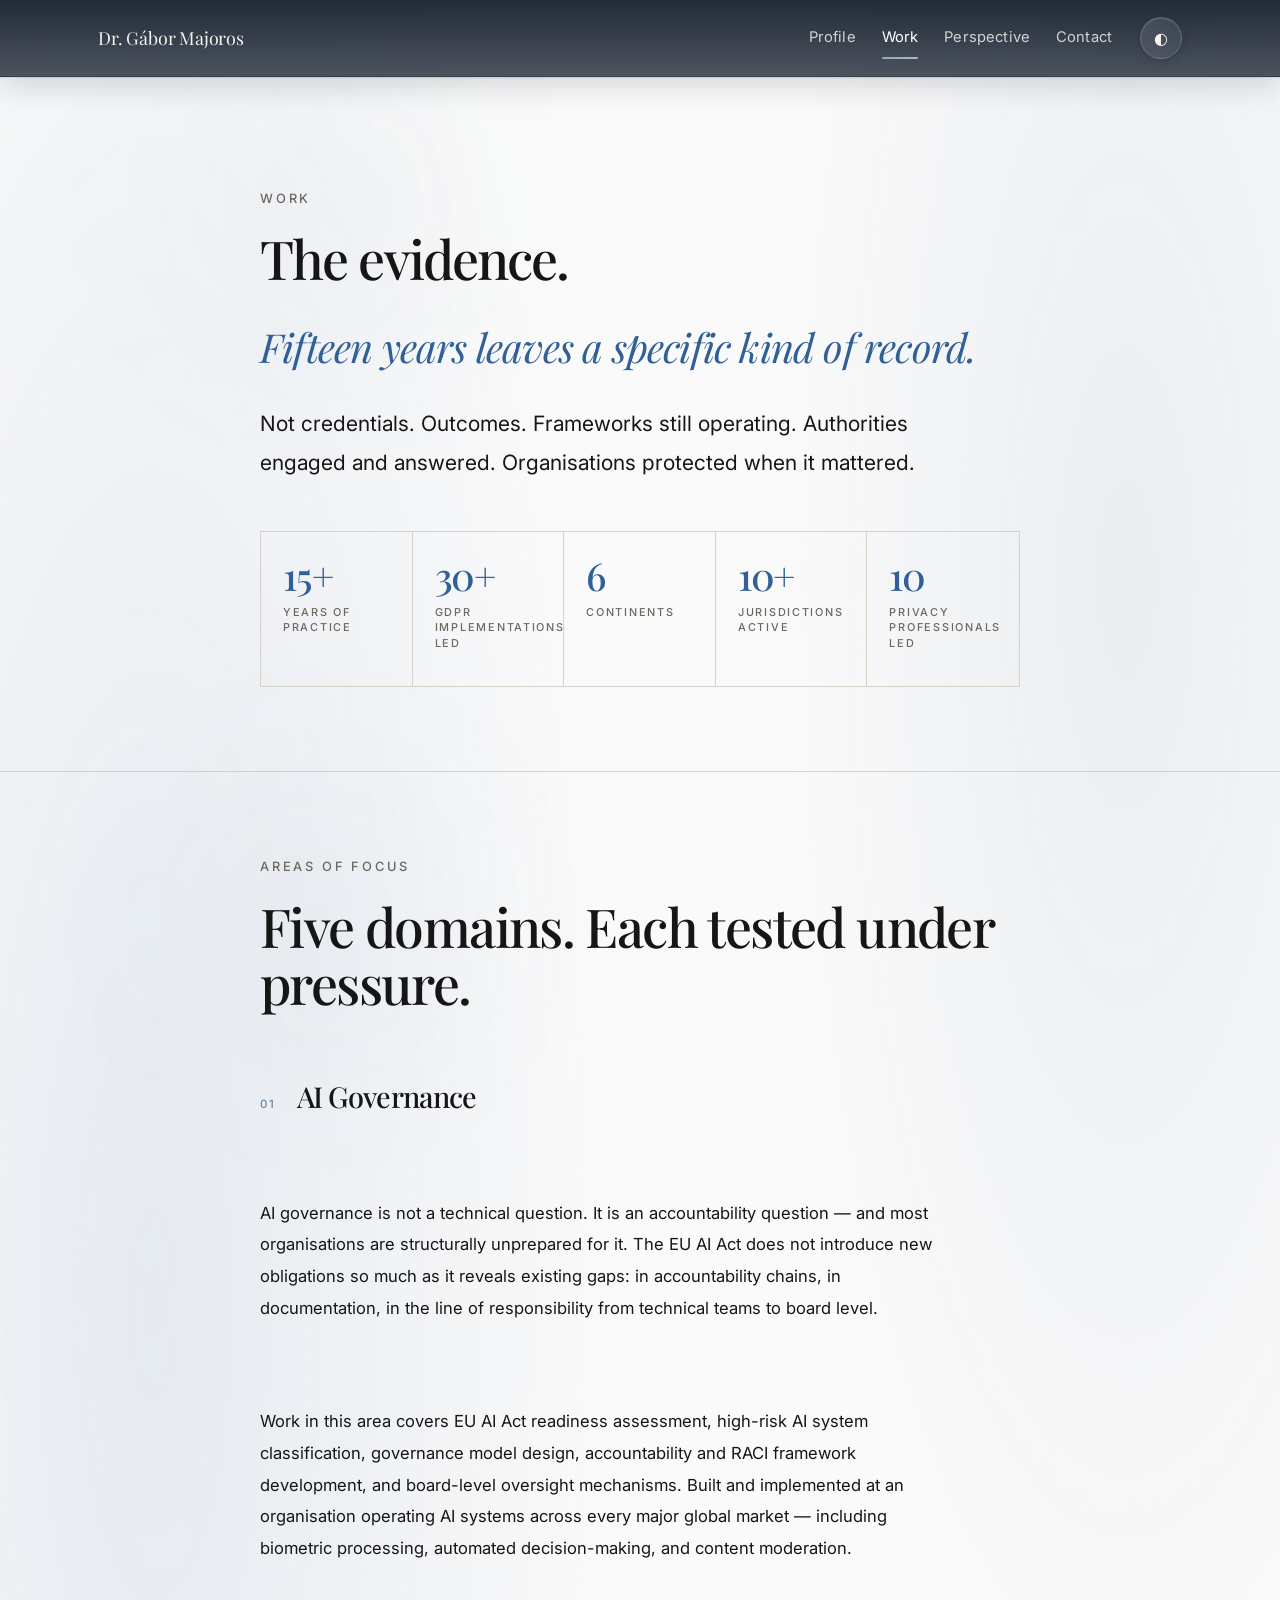
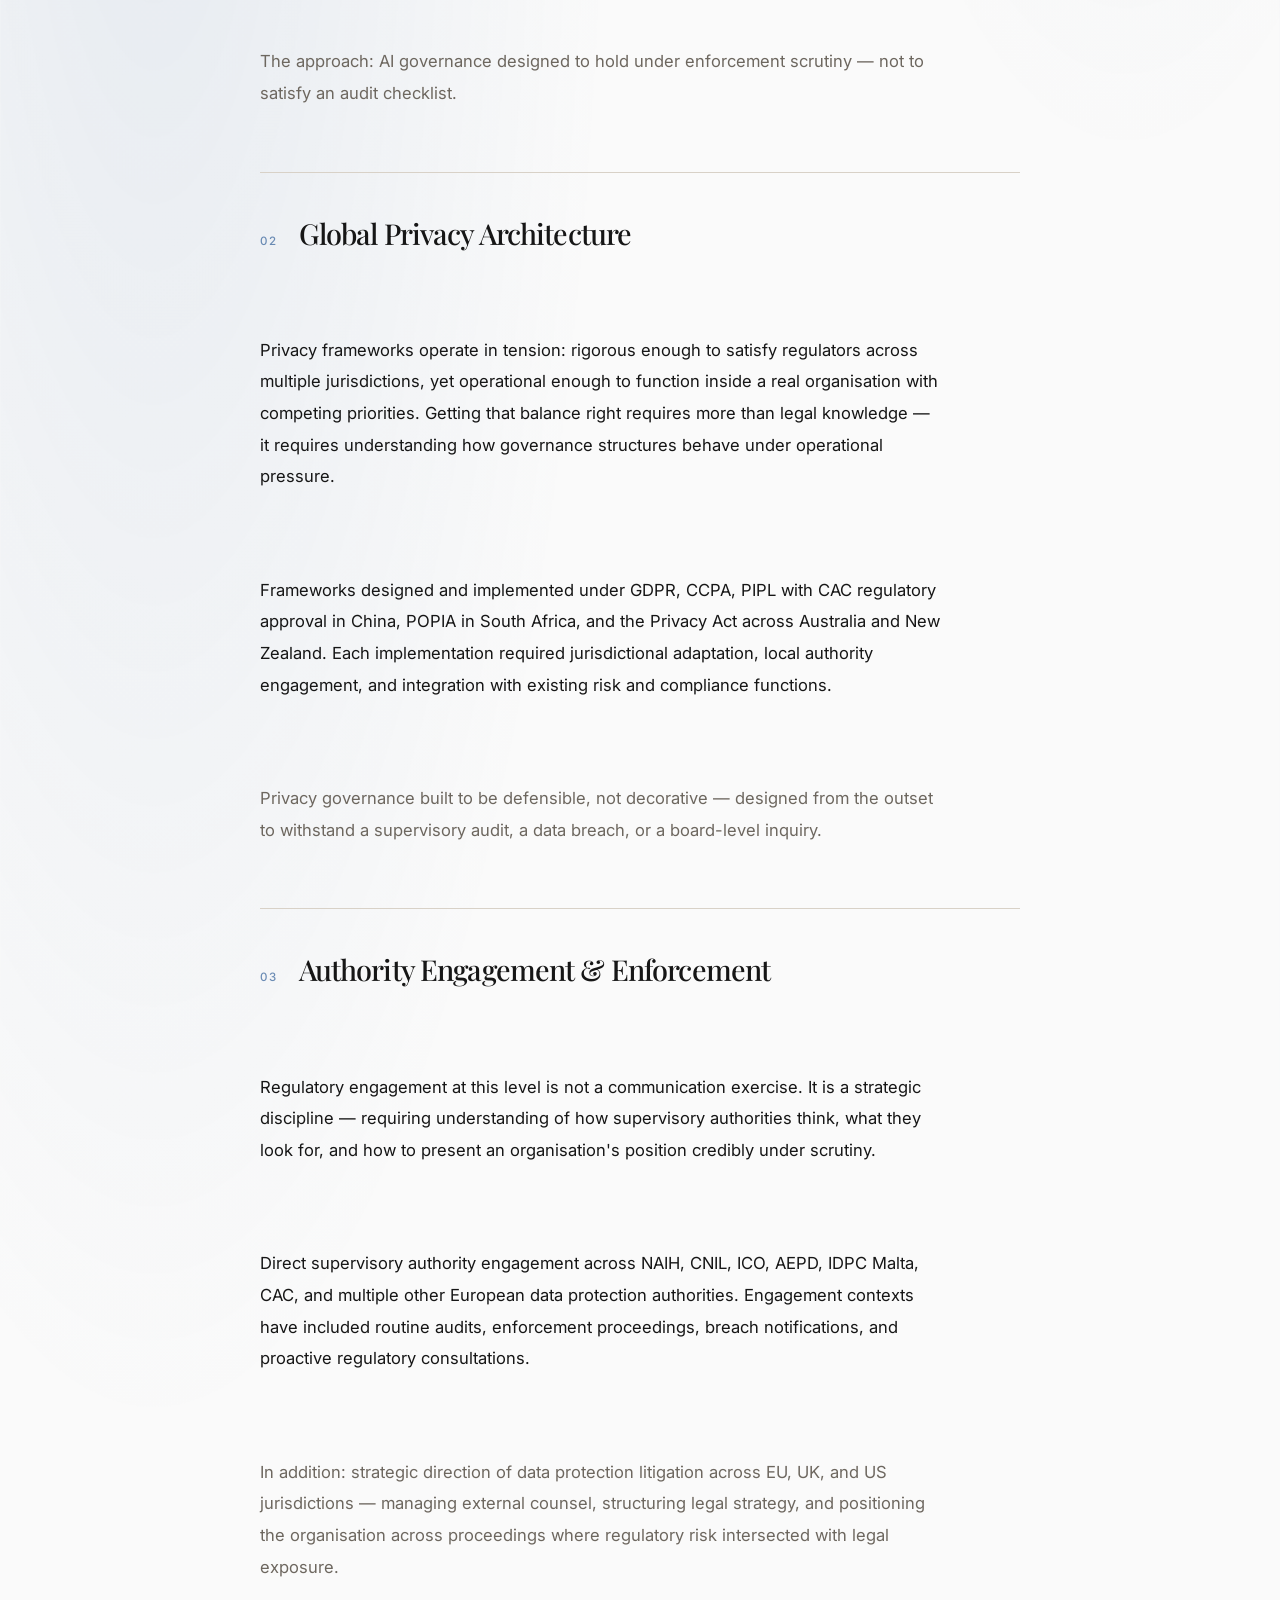
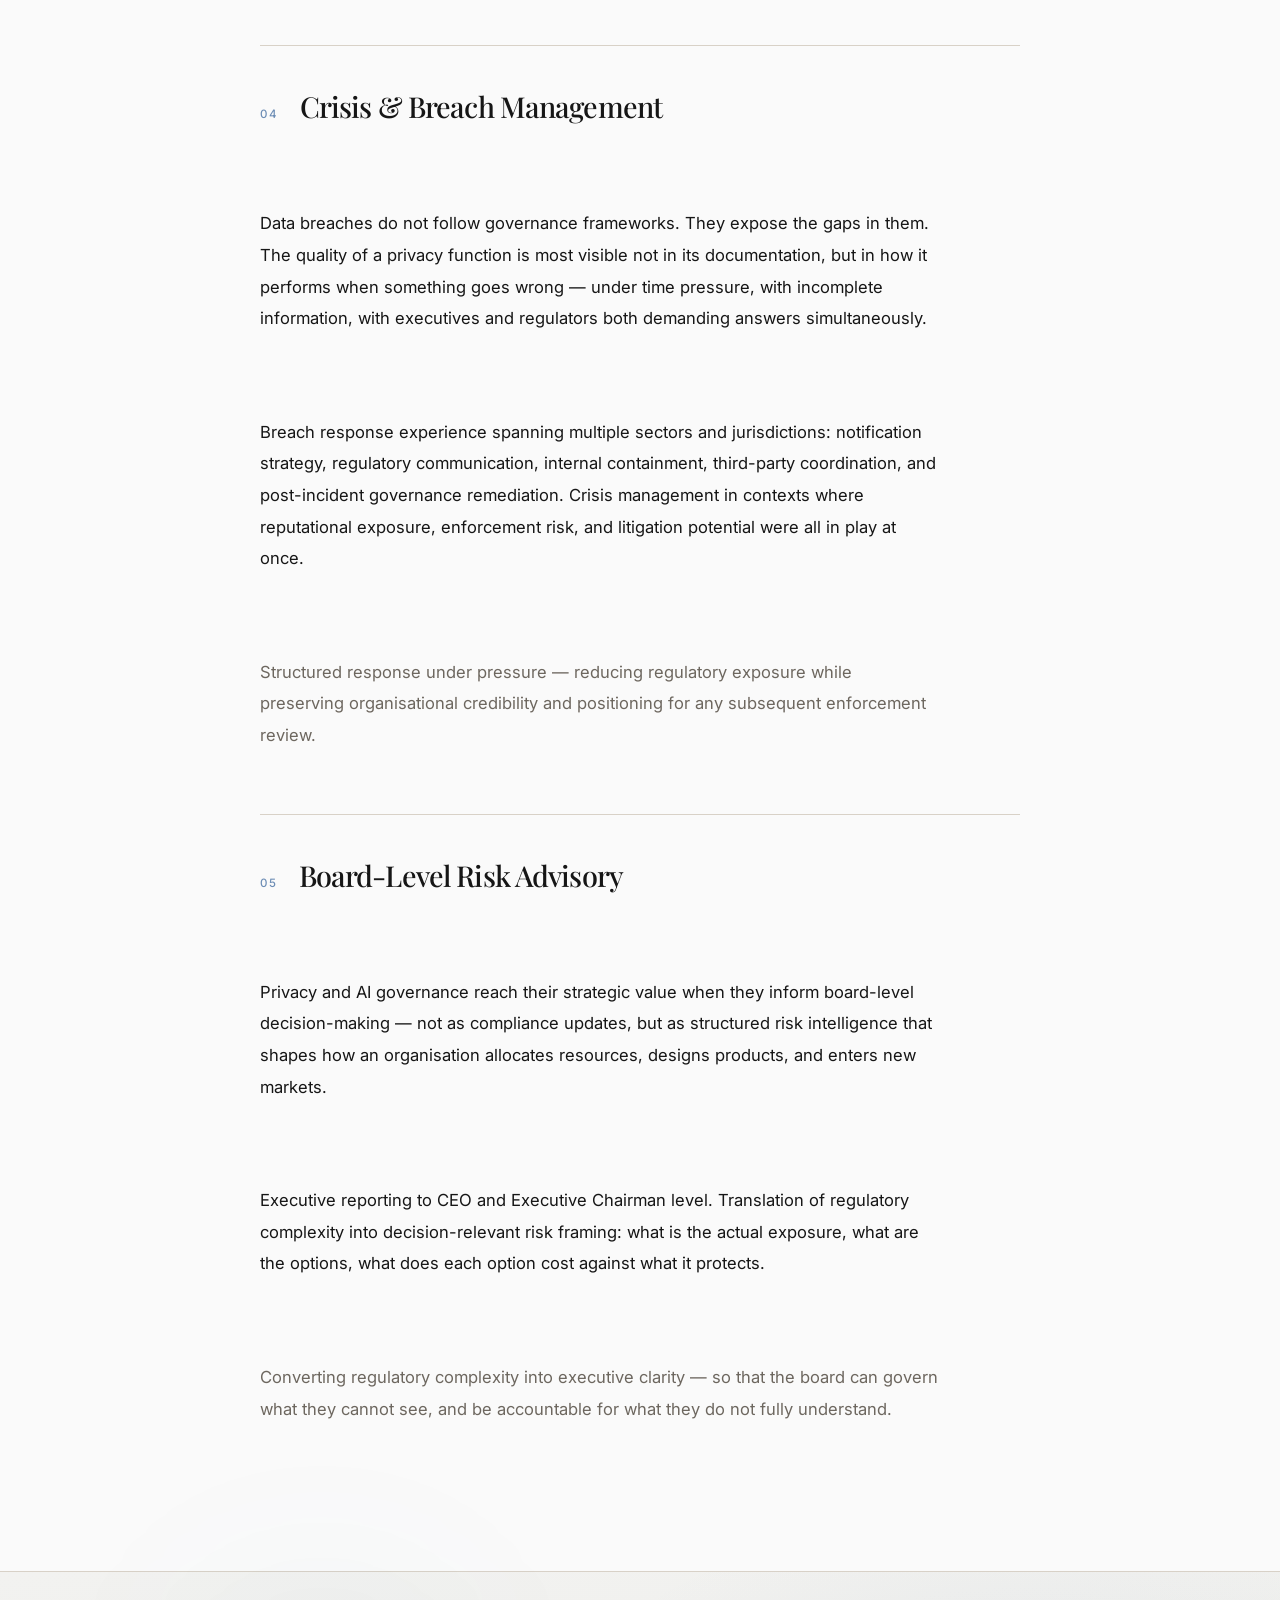
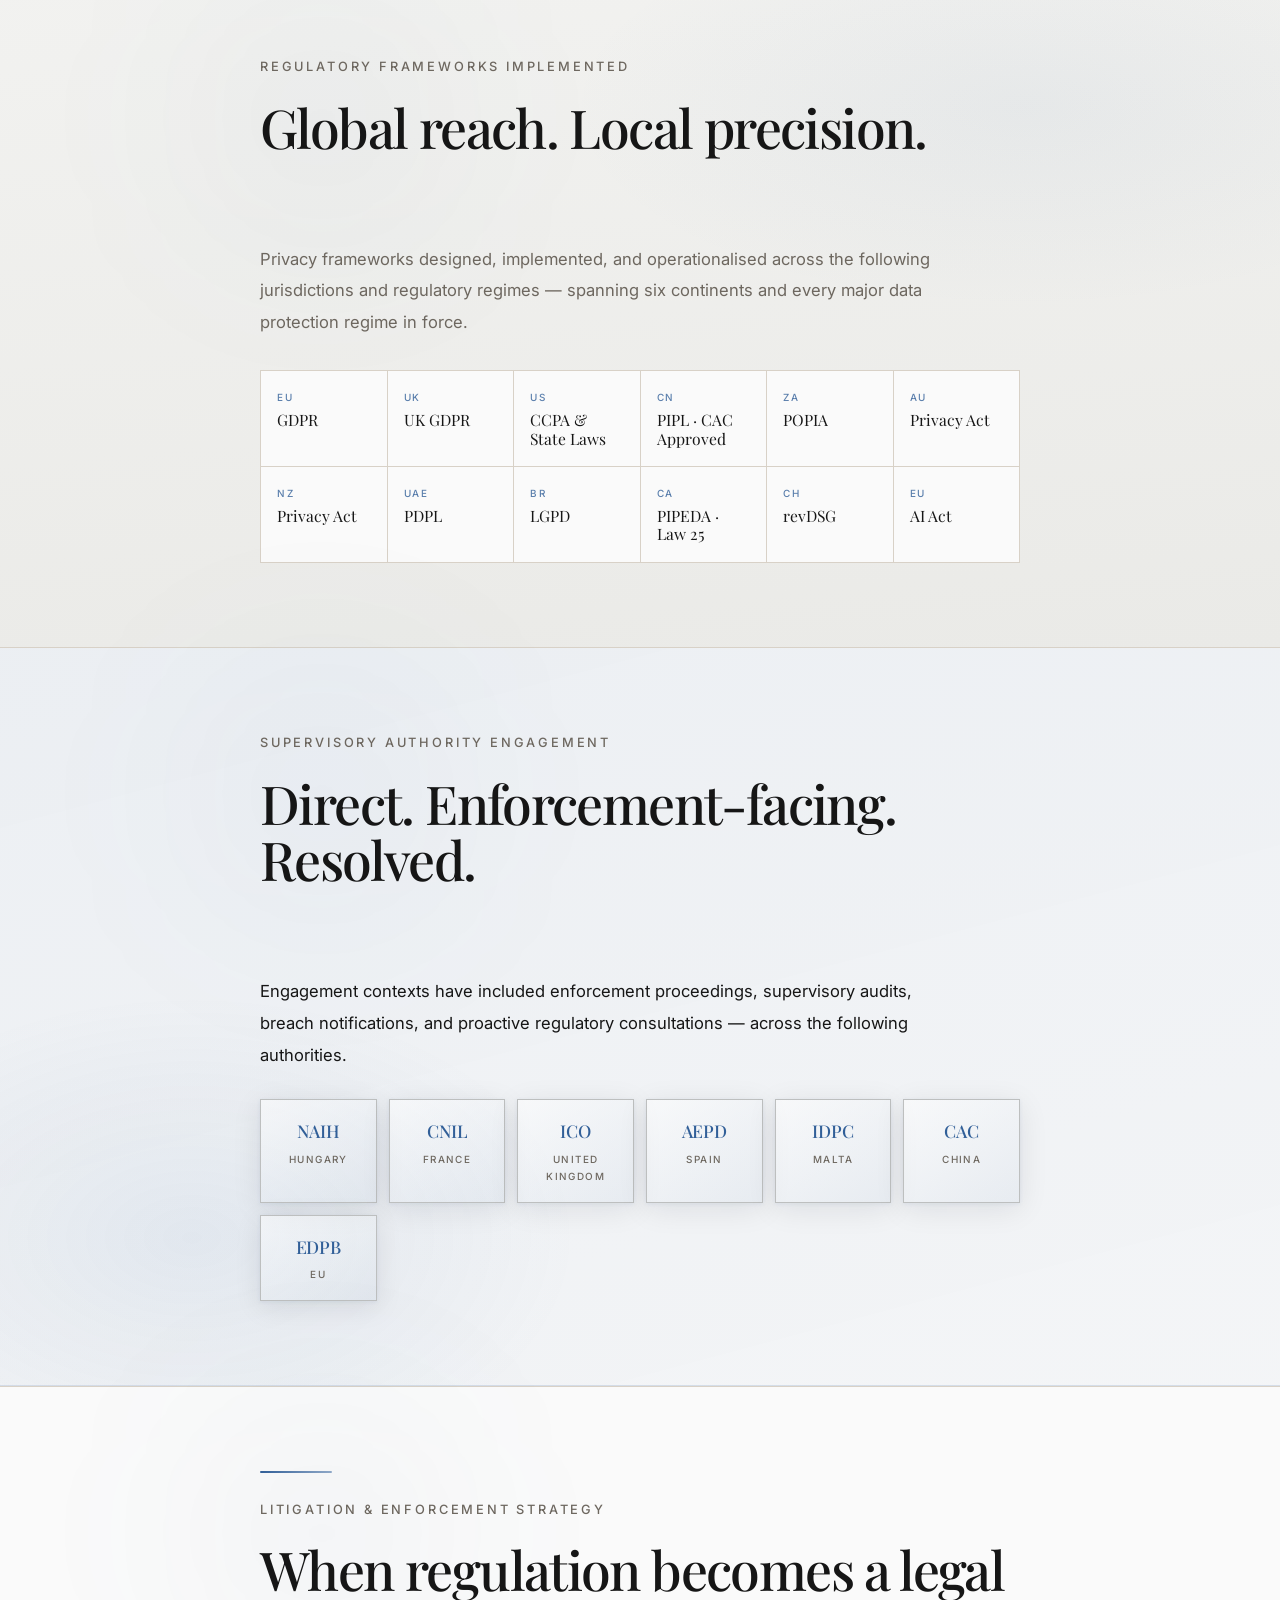
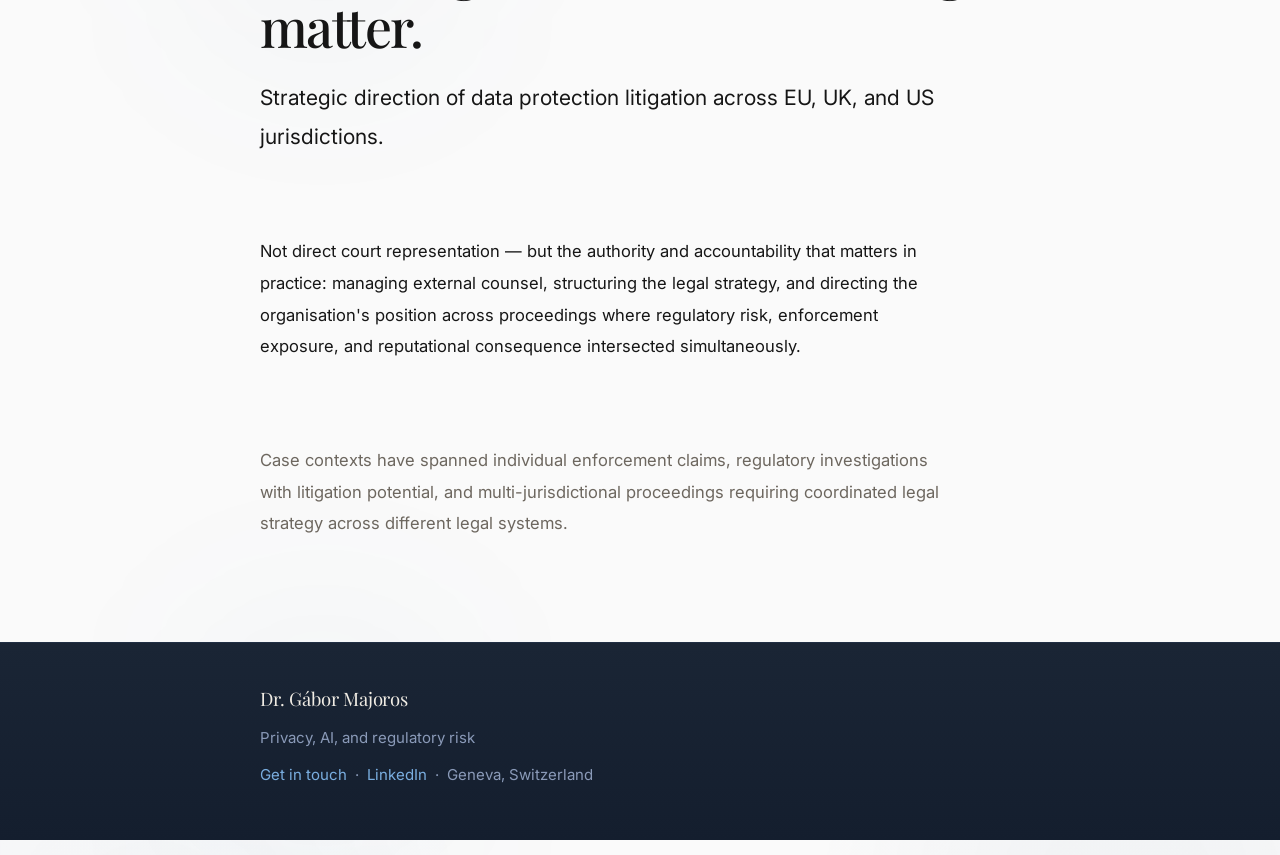
<file: work.html>
<!DOCTYPE html>
<html lang="en">
<head>
  <meta charset="UTF-8" />
  <meta name="viewport" content="width=device-width, initial-scale=1.0" />
  <title>Work — Dr. Gábor Majoros</title>
  <meta name="description" content="Areas of focus, regulatory frameworks, supervisory authority engagement, and track record." />
  <link rel="preconnect" href="https://fonts.googleapis.com">
  <link rel="preconnect" href="https://fonts.gstatic.com" crossorigin>
  <link href="https://fonts.googleapis.com/css2?family=Inter:wght@400;500;600&family=Playfair+Display:ital,wght@0,500;0,600;1,500&display=swap" rel="stylesheet">
  <link rel="stylesheet" href="styles.css" />
  <style>
    .stat-row { display: grid; grid-template-columns: repeat(auto-fit, minmax(130px, 1fr)); gap: 0; margin: 48px 0 0; border: 1px solid var(--line); }
    .stat-item { padding: 24px 22px; border-right: 1px solid var(--line); }
    .stat-item:last-child { border-right: none; }
    .stat-num { font-family: "Playfair Display", Georgia, serif; font-size: 2.4rem; font-weight: 500; color: var(--accent); line-height: 1; letter-spacing: -0.03em; margin: 0 0 6px; }
    .stat-label { font-size: 0.68rem; letter-spacing: 0.16em; text-transform: uppercase; color: var(--text-soft); font-weight: 500; line-height: 1.4; }
    .focus-area { padding: 44px 0; border-bottom: 1px solid var(--line); }
    .focus-area:last-child { border-bottom: none; }
    .focus-area-header { display: flex; align-items: baseline; gap: 20px; margin-bottom: 20px; }
    .focus-num { font-size: 0.72rem; letter-spacing: 0.20em; text-transform: uppercase; color: var(--accent); opacity: 0.7; font-weight: 500; white-space: nowrap; }
    .focus-tag { font-size: 0.68rem; letter-spacing: 0.14em; text-transform: uppercase; color: var(--text-soft); font-weight: 500; padding: 3px 10px; border: 1px solid var(--line); margin-left: auto; white-space: nowrap; }
    .j-grid { display: grid; grid-template-columns: repeat(auto-fill, minmax(120px, 1fr)); gap: 1px; background: var(--line); margin-top: 32px; border: 1px solid var(--line); }
    .j-item { background: var(--bg-main); padding: 18px 16px; transition: background var(--transition); }
    .j-item:hover { background: var(--bg-soft); }
    .j-code { font-size: 0.62rem; letter-spacing: 0.18em; text-transform: uppercase; color: var(--accent); font-weight: 500; margin: 0 0 4px; opacity: 0.8; }
    .j-name { font-family: "Playfair Display", Georgia, serif; font-size: 0.98rem; color: var(--text-main); line-height: 1.2; margin: 0; }
    .auth-grid { display: grid; grid-template-columns: repeat(auto-fill, minmax(100px, 1fr)); gap: 12px; margin-top: 28px; }
    .auth-item { padding: 16px 14px; border: 1px solid color-mix(in srgb, var(--accent) 16%, var(--line) 84%); background: linear-gradient(148deg, rgba(255,255,255,0.50) 0%, rgba(143,168,199,0.10) 100%); box-shadow: var(--shadow-card); text-align: center; }
    .auth-name { font-family: "Playfair Display", Georgia, serif; font-size: 1.1rem; font-weight: 500; color: var(--accent); letter-spacing: -0.01em; margin: 0 0 4px; }
    .auth-country { font-size: 0.62rem; letter-spacing: 0.14em; text-transform: uppercase; color: var(--text-soft); font-weight: 500; margin: 0; }
    @media (max-width: 640px) { .stat-row { grid-template-columns: 1fr 1fr; } .stat-item { border-bottom: 1px solid var(--line); } .focus-area-header { flex-wrap: wrap; } .focus-tag { margin-left: 0; } }
  </style>
  <script>if(localStorage.getItem('site-theme')==='dark')document.documentElement.classList.add('dark-mode');</script>
</head>
<body>
  <div id="site-header"></div>
  <main>
    <div class="section">
      <div class="container reveal">
        <div class="page-title-block" style="padding-top: 40px;">
          <p class="eyebrow">Work</p>
          <h1 class="page-title">The evidence.</h1>
        </div>
        <p class="blue-italic" style="margin-top: 24px;">Fifteen years leaves a specific kind of record.</p>
        <p class="body-lg">Not credentials. Outcomes. Frameworks still operating. Authorities engaged and answered. Organisations protected when it mattered.</p>
        <div class="stat-row">
          <div class="stat-item"><p class="stat-num">15+</p><p class="stat-label">Years of practice</p></div>
          <div class="stat-item"><p class="stat-num">30+</p><p class="stat-label">GDPR implementations led</p></div>
          <div class="stat-item"><p class="stat-num">6</p><p class="stat-label">Continents</p></div>
          <div class="stat-item"><p class="stat-num">10+</p><p class="stat-label">Jurisdictions active</p></div>
          <div class="stat-item"><p class="stat-num">10</p><p class="stat-label">Privacy professionals led</p></div>
        </div>
      </div>
    </div>

    <section class="section">
      <div class="container reveal">
        <p class="eyebrow">Areas of focus</p>
        <h2>Five domains. Each tested under pressure.</h2>
        <div class="focus-area">
          <div class="focus-area-header"><span class="focus-num">01</span><h3 style="margin:0;">AI Governance</h3></div>
          <p class="body">AI governance is not a technical question. It is an accountability question — and most organisations are structurally unprepared for it. The EU AI Act does not introduce new obligations so much as it reveals existing gaps: in accountability chains, in documentation, in the line of responsibility from technical teams to board level.</p>
          <p class="body">Work in this area covers EU AI Act readiness assessment, high-risk AI system classification, governance model design, accountability and RACI framework development, and board-level oversight mechanisms. Built and implemented at an organisation operating AI systems across every major global market — including biometric processing, automated decision-making, and content moderation.</p>
          <p class="body body-soft">The approach: AI governance designed to hold under enforcement scrutiny — not to satisfy an audit checklist.</p>
        </div>
        <div class="focus-area">
          <div class="focus-area-header"><span class="focus-num">02</span><h3 style="margin:0;">Global Privacy Architecture</h3></div>
          <p class="body">Privacy frameworks operate in tension: rigorous enough to satisfy regulators across multiple jurisdictions, yet operational enough to function inside a real organisation with competing priorities. Getting that balance right requires more than legal knowledge — it requires understanding how governance structures behave under operational pressure.</p>
          <p class="body">Frameworks designed and implemented under GDPR, CCPA, PIPL with CAC regulatory approval in China, POPIA in South Africa, and the Privacy Act across Australia and New Zealand. Each implementation required jurisdictional adaptation, local authority engagement, and integration with existing risk and compliance functions.</p>
          <p class="body body-soft">Privacy governance built to be defensible, not decorative — designed from the outset to withstand a supervisory audit, a data breach, or a board-level inquiry.</p>
        </div>
        <div class="focus-area">
          <div class="focus-area-header"><span class="focus-num">03</span><h3 style="margin:0;">Authority Engagement & Enforcement</h3></div>
          <p class="body">Regulatory engagement at this level is not a communication exercise. It is a strategic discipline — requiring understanding of how supervisory authorities think, what they look for, and how to present an organisation's position credibly under scrutiny.</p>
          <p class="body">Direct supervisory authority engagement across NAIH, CNIL, ICO, AEPD, IDPC Malta, CAC, and multiple other European data protection authorities. Engagement contexts have included routine audits, enforcement proceedings, breach notifications, and proactive regulatory consultations.</p>
          <p class="body body-soft">In addition: strategic direction of data protection litigation across EU, UK, and US jurisdictions — managing external counsel, structuring legal strategy, and positioning the organisation across proceedings where regulatory risk intersected with legal exposure.</p>
        </div>
        <div class="focus-area">
          <div class="focus-area-header"><span class="focus-num">04</span><h3 style="margin:0;">Crisis & Breach Management</h3></div>
          <p class="body">Data breaches do not follow governance frameworks. They expose the gaps in them. The quality of a privacy function is most visible not in its documentation, but in how it performs when something goes wrong — under time pressure, with incomplete information, with executives and regulators both demanding answers simultaneously.</p>
          <p class="body">Breach response experience spanning multiple sectors and jurisdictions: notification strategy, regulatory communication, internal containment, third-party coordination, and post-incident governance remediation. Crisis management in contexts where reputational exposure, enforcement risk, and litigation potential were all in play at once.</p>
          <p class="body body-soft">Structured response under pressure — reducing regulatory exposure while preserving organisational credibility and positioning for any subsequent enforcement review.</p>
        </div>
        <div class="focus-area">
          <div class="focus-area-header"><span class="focus-num">05</span><h3 style="margin:0;">Board-Level Risk Advisory</h3></div>
          <p class="body">Privacy and AI governance reach their strategic value when they inform board-level decision-making — not as compliance updates, but as structured risk intelligence that shapes how an organisation allocates resources, designs products, and enters new markets.</p>
          <p class="body">Executive reporting to CEO and Executive Chairman level. Translation of regulatory complexity into decision-relevant risk framing: what is the actual exposure, what are the options, what does each option cost against what it protects.</p>
          <p class="body body-soft">Converting regulatory complexity into executive clarity — so that the board can govern what they cannot see, and be accountable for what they do not fully understand.</p>
        </div>
      </div>
    </section>

    <section class="section section-soft">
      <div class="container reveal">
        <p class="eyebrow">Regulatory frameworks implemented</p>
        <h2>Global reach. Local precision.</h2>
        <p class="body body-soft">Privacy frameworks designed, implemented, and operationalised across the following jurisdictions and regulatory regimes — spanning six continents and every major data protection regime in force.</p>
        <div class="j-grid">
          <div class="j-item"><p class="j-code">EU</p><p class="j-name">GDPR</p></div>
          <div class="j-item"><p class="j-code">UK</p><p class="j-name">UK GDPR</p></div>
          <div class="j-item"><p class="j-code">US</p><p class="j-name">CCPA &amp; State Laws</p></div>
          <div class="j-item"><p class="j-code">CN</p><p class="j-name">PIPL · CAC Approved</p></div>
          <div class="j-item"><p class="j-code">ZA</p><p class="j-name">POPIA</p></div>
          <div class="j-item"><p class="j-code">AU</p><p class="j-name">Privacy Act</p></div>
          <div class="j-item"><p class="j-code">NZ</p><p class="j-name">Privacy Act</p></div>
          <div class="j-item"><p class="j-code">UAE</p><p class="j-name">PDPL</p></div>
          <div class="j-item"><p class="j-code">BR</p><p class="j-name">LGPD</p></div>
          <div class="j-item"><p class="j-code">CA</p><p class="j-name">PIPEDA · Law 25</p></div>
          <div class="j-item"><p class="j-code">CH</p><p class="j-name">revDSG</p></div>
          <div class="j-item"><p class="j-code">EU</p><p class="j-name">AI Act</p></div>
        </div>
      </div>
    </section>

    <section class="section section-blue-soft">
      <div class="container reveal">
        <p class="eyebrow">Supervisory authority engagement</p>
        <h2>Direct. Enforcement-facing. Resolved.</h2>
        <p class="body">Engagement contexts have included enforcement proceedings, supervisory audits, breach notifications, and proactive regulatory consultations — across the following authorities.</p>
        <div class="auth-grid">
          <div class="auth-item"><p class="auth-name">NAIH</p><p class="auth-country">Hungary</p></div>
          <div class="auth-item"><p class="auth-name">CNIL</p><p class="auth-country">France</p></div>
          <div class="auth-item"><p class="auth-name">ICO</p><p class="auth-country">United Kingdom</p></div>
          <div class="auth-item"><p class="auth-name">AEPD</p><p class="auth-country">Spain</p></div>
          <div class="auth-item"><p class="auth-name">IDPC</p><p class="auth-country">Malta</p></div>
          <div class="auth-item"><p class="auth-name">CAC</p><p class="auth-country">China</p></div>
          <div class="auth-item"><p class="auth-name">EDPB</p><p class="auth-country">EU</p></div>
        </div>
      </div>
    </section>

    <section class="section">
      <div class="container reveal">
        <div class="blue-divider"></div>
        <p class="eyebrow">Litigation & enforcement strategy</p>
        <h2>When regulation becomes a legal matter.</h2>
        <p class="body-lg">Strategic direction of data protection litigation across EU, UK, and US jurisdictions.</p>
        <p class="body">Not direct court representation — but the authority and accountability that matters in practice: managing external counsel, structuring the legal strategy, and directing the organisation's position across proceedings where regulatory risk, enforcement exposure, and reputational consequence intersected simultaneously.</p>
        <p class="body body-soft">Case contexts have spanned individual enforcement claims, regulatory investigations with litigation potential, and multi-jurisdictional proceedings requiring coordinated legal strategy across different legal systems.</p>
      </div>
    </section>
  </main>
  <div id="site-footer"></div>
  <script src="script.js"></script>
</body>
</html>
</file>
<file: styles.css>
/* ─── Design Tokens ──────────────────────────────────────────────────── */
:root {
  --bg-main:   #fafafa;
  --bg-soft:   #f2f2f0;
  --bg-soft-2: #eaeae7;
  --bg-deep:   #1f4574;
  --bg-deep-2: #16365d;
  --text-main:    #161616;
  --text-soft:    #6d675f;
  --text-inverse: #f7f4ee;
  --line:         #d8d1c7;
  --accent:       #315f98;
  --accent-soft:  #8fa8c7;

  --shadow-soft:       0 8px 32px rgba(10, 20, 35, 0.07), 0 1px 3px rgba(49, 95, 152, 0.06);
  --shadow-card:       0 6px 28px rgba(10, 20, 35, 0.09), 0 1px 4px rgba(49, 95, 152, 0.08);
  --shadow-card-hover: 0 18px 52px rgba(10, 20, 35, 0.15), 0 3px 10px rgba(49, 95, 152, 0.14);

  --max-width:     1140px;
  --content-width: 760px;

  --ease-out:   cubic-bezier(0.22, 1, 0.36, 1);
  --transition: 260ms var(--ease-out);
}

/* ─── Dark Mode ──────────────────────────────────────────────────────── */
body.dark-mode, html.dark-mode {
  --bg-main:   #0d1520;
  --bg-soft:   #132030;
  --bg-soft-2: #192b40;
  --bg-deep:   #1e4470;
  --bg-deep-2: #152f55;
  --text-main:    #f0ece4;
  --text-soft:    #a8b8cc;
  --text-inverse: #f7f4ee;
  --line:      rgba(255, 255, 255, 0.10);
  --accent:    #7aaee0;
  --accent-soft: #a8c4e0;

  --shadow-soft:       0 8px 32px rgba(0, 0, 0, 0.32);
  --shadow-card:       0 6px 28px rgba(0, 0, 0, 0.36), 0 1px 4px rgba(122, 174, 224, 0.10);
  --shadow-card-hover: 0 18px 52px rgba(0, 0, 0, 0.46), 0 3px 10px rgba(122, 174, 224, 0.18);
}

/* ─── Reset ──────────────────────────────────────────────────────────── */
*, *::before, *::after { box-sizing: border-box; }
html { scroll-behavior: smooth; }
body { padding-top: 64px;
  margin: 0;
  color: var(--text-main);
  font-family: "Inter", system-ui, -apple-system, BlinkMacSystemFont, "Segoe UI", sans-serif;
  line-height: 1.75;
  background:
    radial-gradient(ellipse 60% 40% at 12% 18%, rgba(49, 95, 152, 0.10) 0%, transparent 60%),
    radial-gradient(ellipse 50% 30% at 88% 8%,  rgba(31, 69, 116, 0.07) 0%, transparent 55%),
    linear-gradient(175deg, var(--bg-main) 0%, var(--bg-main) 100%);
  -webkit-font-smoothing: antialiased;
  text-rendering: optimizeLegibility;
  transition: background 0.4s ease, color 0.4s ease;
}
a { color: var(--accent); text-decoration: none; transition: opacity var(--transition); }

/* ─── Header ─────────────────────────────────────────────────────────── */
.site-header {
  position: fixed; width: 100%; left: 0; right: 0; top: 0; z-index: 1000;
  background: linear-gradient(180deg, rgba(10, 20, 35, 0.90) 0%, rgba(10, 20, 35, 0.72) 100%);
  backdrop-filter: blur(20px) saturate(1.5);
  -webkit-backdrop-filter: blur(20px) saturate(1.5);
  border-bottom: 1px solid rgba(255, 255, 255, 0.09);
  box-shadow: 0 1px 0 rgba(49, 95, 152, 0.12), 0 6px 32px rgba(10, 20, 35, 0.18);
}
.nav-shell {
  max-width: var(--max-width); margin: 0 auto; padding: 17px 28px;
  display: flex; align-items: center; justify-content: space-between; gap: 24px;
}
.brand {
  font-family: "Playfair Display", Georgia, serif; font-size: 1.12rem;
  color: var(--text-inverse); letter-spacing: -0.01em; white-space: nowrap;
  transition: opacity var(--transition);
}
.brand:hover { opacity: 0.70; }
.nav-links { display: flex; align-items: center; gap: 26px; }
.nav-link {
  position: relative; color: rgba(247, 244, 238, 0.82);
  font-size: 0.92rem; letter-spacing: 0.01em; padding: 4px 0;
  transition: color var(--transition);
}
.nav-link::after {
  content: ""; position: absolute; left: 0; bottom: -4px; width: 0; height: 1.5px;
  background: linear-gradient(90deg, var(--accent-soft), rgba(255,255,255,0.6));
  border-radius: 999px; transition: width 240ms var(--ease-out);
}
.nav-link:hover { color: #ffffff; }
.nav-link:hover::after, .nav-link.active::after { width: 100%; }
.nav-link.active { color: #ffffff; }
.nav-right { display: flex; align-items: center; gap: 28px; }
.nav-actions { display: flex; align-items: center; gap: 8px; }
.theme-toggle, .menu-button {
  border: 1px solid rgba(255, 255, 255, 0.16);
  background: linear-gradient(135deg, rgba(255,255,255,0.12) 0%, rgba(143,168,199,0.08) 100%);
  color: var(--text-inverse); width: 42px; height: 42px; border-radius: 999px;
  font-size: 1rem; cursor: pointer; display: inline-flex; align-items: center; justify-content: center;
  box-shadow: 0 2px 8px rgba(0,0,0,0.18), inset 0 1px 0 rgba(255,255,255,0.12);
  transition: border-color var(--transition), box-shadow var(--transition), background var(--transition);
}
.theme-toggle:hover, .menu-button:hover {
  border-color: rgba(255,255,255,0.30);
  box-shadow: 0 4px 14px rgba(49,95,152,0.28), inset 0 1px 0 rgba(255,255,255,0.12);
  background: linear-gradient(135deg, rgba(255,255,255,0.18) 0%, rgba(143,168,199,0.14) 100%);
}
.menu-button { display: none; }

/* ─── Mobile Menu ────────────────────────────────────────────────────── */
.mobile-menu { display: none; border-top: 1px solid rgba(255,255,255,0.08); background: rgba(10,20,35,0.95); backdrop-filter: blur(20px); }
.mobile-menu.open { display: block; }
.mobile-menu-inner { max-width: var(--max-width); margin: 0 auto; padding: 12px 28px 22px; display: grid; gap: 4px; }
.mobile-link { color: rgba(247,244,238,0.78); padding: 13px 0; font-size: 0.97rem; border-bottom: 1px solid rgba(255,255,255,0.07); transition: color var(--transition); }
.mobile-link:last-child { border-bottom: none; }
.mobile-link:hover, .mobile-link.active { color: #ffffff; }

/* ─── Layout Container ───────────────────────────────────────────────── */
.container { width: min(var(--content-width), calc(100% - 36px)); margin: 0 auto; position: relative; }
.container::before {
  content: ""; position: absolute; top: -48px; left: -48px; width: 220px; height: 220px;
  background: rgba(49,95,152,0.055); filter: blur(100px); z-index: -1; pointer-events: none; border-radius: 50%;
}

/* ─── Hero ───────────────────────────────────────────────────────────── */
.hero { padding: 96px 0 80px; position: relative; overflow: hidden; }
.hero::before {
  content: ""; position: absolute; top: -120px; right: -80px; width: 320px; height: 320px;
  background: rgba(49,95,152,0.25); filter: blur(120px); pointer-events: none; border-radius: 50%; z-index: 0;
}
.hero::after {
  content: ""; position: absolute; inset: auto 0 0 0; height: 1px;
  background: linear-gradient(90deg, transparent 0%, var(--line) 20%, var(--line) 80%, transparent 100%);
}
.hero > * { position: relative; z-index: 1; }
.hero-name { font-family: "Playfair Display", Georgia, serif; font-size: clamp(3.6rem, 10vw, 6.6rem); line-height: 0.88; letter-spacing: -0.055em; margin: 0; }
.hero-name .muted { display: block; color: var(--text-soft); opacity: 0.72; }
.hero-tagline { margin: 38px 0 0; color: var(--accent); font-family: "Playfair Display", Georgia, serif; font-style: italic; font-size: clamp(2rem, 5vw, 3.3rem); line-height: 1.14; letter-spacing: -0.025em; max-width: 700px; }

/* ─── Hero Panel ─────────────────────────────────────────────────────── */
.hero-panel {
  width: 100%; max-width: 310px; padding: 30px 26px;
  border: 1px solid color-mix(in srgb, var(--accent) 22%, var(--line) 78%);
  background: linear-gradient(148deg, rgba(255,255,255,0.55) 0%, rgba(143,168,199,0.18) 60%, rgba(49,95,152,0.07) 100%);
  box-shadow: var(--shadow-card), inset 0 1px 0 rgba(255,255,255,0.60);
  backdrop-filter: blur(8px);
  transition: box-shadow var(--transition), border-color var(--transition);
}
.hero-panel:hover { border-color: color-mix(in srgb, var(--accent) 36%, var(--line) 64%); box-shadow: var(--shadow-card-hover), inset 0 1px 0 rgba(255,255,255,0.60); }
.panel-text { margin: 12px 0 0; color: var(--text-soft); font-size: 0.97rem; line-height: 1.72; }

/* ─── Sections ───────────────────────────────────────────────────────── */
.section { padding: 84px 0; position: relative; }
.section + .section { border-top: 1px solid var(--line); }
.section-soft {
  background: radial-gradient(ellipse 60% 50% at 80% 20%, rgba(49,95,152,0.05) 0%, transparent 60%),
    linear-gradient(175deg, var(--bg-soft) 0%, var(--bg-soft-2) 100%);
}
.section-blue-soft {
  background: radial-gradient(ellipse 55% 60% at 15% 80%, rgba(49,95,152,0.08) 0%, transparent 55%),
    linear-gradient(165deg, rgba(49,95,152,0.07) 0%, rgba(143,168,199,0.06) 100%);
  border-top: 1px solid rgba(49,95,152,0.13); border-bottom: 1px solid rgba(49,95,152,0.13);
}
.section-light-editorial {
  background: linear-gradient(180deg, #f8f8f6 0%, #ededea 100%);
  border-top: 1px solid var(--line); border-bottom: 1px solid var(--line);
}
.section-light-editorial .preview-card {
  position: relative; padding: 26px 24px;
  background: linear-gradient(180deg, rgba(255,255,255,0.85) 0%, rgba(232,226,216,0.65) 100%);
  border: 1px solid rgba(0,0,0,0.08);
  box-shadow: 0 10px 30px rgba(0,0,0,0.08), inset 0 1px 0 rgba(255,255,255,0.6);
  backdrop-filter: blur(6px);
}
.section-light-editorial .preview-card::before {
  content: ""; position: absolute; inset: 0;
  background: linear-gradient(120deg, rgba(143,168,199,0.12), transparent 40%); pointer-events: none;
}
.section-light-editorial .preview-card:hover { transform: translateY(-3px); box-shadow: 0 14px 40px rgba(0,0,0,0.12), inset 0 1px 0 rgba(255,255,255,0.6); }
.section-deep, .section-blue-deep {
  background: linear-gradient(170deg, var(--bg-deep) 0%, var(--bg-deep-2) 100%);
  color: var(--text-inverse); position: relative; overflow: hidden;
}
.section-deep::before, .section-blue-deep::before {
  content: ""; position: absolute; inset: 0;
  background: radial-gradient(ellipse 70% 60% at 15% 20%, rgba(255,255,255,0.10) 0%, transparent 50%),
    radial-gradient(ellipse 50% 40% at 85% 80%, rgba(255,255,255,0.06) 0%, transparent 45%),
    radial-gradient(circle at 50% 110%, rgba(49,95,152,0.30) 0%, transparent 55%);
  pointer-events: none;
}

/* ─── Typography ─────────────────────────────────────────────────────── */
.eyebrow { font-size: 0.80rem; letter-spacing: 0.22em; text-transform: uppercase; color: var(--text-soft); margin: 0 0 20px; font-weight: 500; }
.eyebrow.inverse, .inverse { color: rgba(247,244,238,0.68); }
.small-caps { font-size: 0.78rem; letter-spacing: 0.22em; text-transform: uppercase; color: var(--text-soft); margin: 0 0 10px; font-weight: 500; }
h1, h2, h3 { margin: 0; font-family: "Playfair Display", Georgia, serif; font-weight: 500; letter-spacing: -0.03em; }
h2 { font-size: clamp(2rem, 4.8vw, 3.35rem); line-height: 1.06; margin-bottom: 24px; }
h3 { font-size: clamp(1.3rem, 2.6vw, 1.8rem); line-height: 1.16; margin: 0 0 12px; }
.inverse-heading { color: var(--text-inverse); }
.body-lg { font-size: clamp(1.12rem, 2vw, 1.32rem); line-height: 1.84; max-width: 680px; margin: 0 0 16px; }
.body { padding-top: 64px; font-size: 1.04rem; line-height: 1.9; max-width: 680px; margin: 0 0 18px; }
.body-soft { color: var(--text-soft); }
.inverse-body { padding-top: 64px; color: var(--text-inverse); }
.inverse-soft { color: rgba(247,244,238,0.74); }
.quote-lg { font-family: "Playfair Display", Georgia, serif; font-style: italic; font-size: clamp(2.2rem, 5.2vw, 4rem); line-height: 1.12; letter-spacing: -0.025em; margin: 0 0 30px; max-width: 860px; }
.blue-divider { width: 72px; height: 2px; background: linear-gradient(90deg, var(--accent) 0%, var(--accent-soft) 100%); margin: 0 0 26px; border-radius: 999px; }
.blue-italic { color: var(--accent); font-family: "Playfair Display", Georgia, serif; font-style: italic; font-size: clamp(1.6rem, 3.2vw, 2.5rem); line-height: 1.20; letter-spacing: -0.02em; margin: 0 0 34px; max-width: 720px; }

/* ─── Layout helpers ─────────────────────────────────────────────────── */
.split { display: grid; gap: 36px; }
.grid-2 { display: grid; gap: 20px; }

/* ─── Cards & Panels ─────────────────────────────────────────────────── */
.inline-panel {
  padding: 28px 26px;
  border: 1px solid color-mix(in srgb, var(--accent) 14%, var(--line) 86%);
  background: linear-gradient(148deg, rgba(255,255,255,0.50) 0%, rgba(143,168,199,0.14) 60%, rgba(49,95,152,0.05) 100%);
  box-shadow: var(--shadow-card), inset 0 1px 0 rgba(255,255,255,0.50);
  transition: box-shadow var(--transition), border-color var(--transition), transform var(--transition);
}
.inline-panel:hover { border-color: color-mix(in srgb, var(--accent) 28%, var(--line) 72%); box-shadow: var(--shadow-card-hover), inset 0 1px 0 rgba(255,255,255,0.50); transform: translateY(-2px); }

/* ─── List clean ─────────────────────────────────────────────────────── */
.list-clean { list-style: none; padding: 0; margin: 0; display: grid; gap: 13px; }
.list-clean li { position: relative; padding-left: 18px; }
.list-clean li::before { content: "–"; position: absolute; left: 0; color: var(--accent); opacity: 0.7; }

/* ─── Page titles ────────────────────────────────────────────────────── */
.page-title-block { padding: 80px 0 12px; }
.page-title { font-family: "Playfair Display", Georgia, serif; font-size: clamp(2rem, 4.8vw, 3.35rem); line-height: 1.06; letter-spacing: -0.035em; margin: 0; max-width: 720px; }

/* ─── Preview Grid ───────────────────────────────────────────────────── */
.preview-grid { display: grid; grid-template-columns: 1fr 1fr; gap: 20px; margin-top: 40px; }
.preview-card {
  padding: 28px 26px;
  border: 1px solid color-mix(in srgb, var(--accent) 16%, rgba(211,204,196,0.6) 84%);
  background: linear-gradient(148deg, rgba(255,255,255,0.52) 0%, rgba(143,168,199,0.16) 55%, rgba(49,95,152,0.06) 100%);
  box-shadow: var(--shadow-card), inset 0 1px 0 rgba(255,255,255,0.55);
  transition: box-shadow var(--transition), border-color var(--transition), transform var(--transition);
}
.preview-card:hover { border-color: rgba(143,168,199,0.50); box-shadow: var(--shadow-card-hover), inset 0 1px 0 rgba(255,255,255,0.55); transform: translateY(-4px); }
.card-number { margin: 0 0 14px; color: var(--accent); font-size: 0.80rem; letter-spacing: 0.22em; text-transform: uppercase; opacity: 0.75; }

/* ─── Footer ─────────────────────────────────────────────────────────── */
.footer {
  background: linear-gradient(180deg, #1a2535 0%, #141e2e 100%);
  border-top: 1px solid rgba(122,174,224,0.12);
  padding: 40px 0 52px;
}
.footer-grid { display: grid; gap: 10px; }
.footer-title { font-family: "Playfair Display", Georgia, serif; font-size: 1.16rem; letter-spacing: -0.01em; color: #f0ece4; }
.footer-text { color: #8a9ab8; font-size: 0.94rem; }
.footer-text a { color: #7aaee0; transition: color var(--transition); }
.footer-text a:hover { color: #a8c4e0; }

/* ─── Reveal animation ───────────────────────────────────────────────── */
.reveal { opacity: 0; transform: translateY(22px); transition: opacity 720ms var(--ease-out), transform 720ms var(--ease-out); }
.reveal.visible { opacity: 1; transform: translateY(0); }

/* ─── Responsive ─────────────────────────────────────────────────────── */
@media (min-width: 860px) { .split { grid-template-columns: 0.85fr 1.15fr; align-items: start; } .grid-2 { grid-template-columns: 1fr 1fr; } }
@media (max-width: 980px) { .nav-links { display: none; } .menu-button { display: inline-flex; } }
@media (max-width: 720px) { .preview-grid { grid-template-columns: 1fr; } }
@media (max-width: 640px) {
  .nav-shell { padding: 14px 20px; }
  .container { width: min(var(--content-width), calc(100% - 30px)); }
  .hero { padding: 64px 0 56px; }
  .hero-name { font-size: clamp(3rem, 14vw, 4.4rem); }
  .hero-tagline { font-size: clamp(1.72rem, 7vw, 2.6rem); margin-top: 30px; }
  .section { padding: 68px 0; }
  .page-title-block { padding: 60px 0 10px; }
  .preview-card { padding: 24px 20px; }
  .inline-panel { padding: 22px 20px; }
  h2 { font-size: clamp(1.8rem, 8vw, 2.6rem); }
  .quote-lg { font-size: clamp(1.8rem, 8vw, 2.8rem); }
  .blue-italic { font-size: clamp(1.4rem, 6.5vw, 2rem); margin-bottom: 26px; }
  .preview-grid { gap: 16px; margin-top: 28px; }
  .mobile-menu-inner { padding: 10px 20px 20px; }
}
@media (prefers-reduced-motion: reduce) { .reveal { opacity: 1; transform: none; transition: none; } * { transition-duration: 0.01ms !important; animation-duration: 0.01ms !important; } }

/* ─── Dark mode overrides ────────────────────────────────────────────── */
body.dark-mode .hero-panel, body.dark-mode .preview-card, body.dark-mode .inline-panel {
  background: linear-gradient(148deg, rgba(255,255,255,0.05) 0%, rgba(122,174,224,0.09) 60%, rgba(31,69,116,0.12) 100%);
  border-color: rgba(122,174,224,0.18);
  box-shadow: 0 6px 28px rgba(0,0,0,0.34), inset 0 1px 0 rgba(255,255,255,0.07);
}
body.dark-mode .hero-panel:hover, body.dark-mode .preview-card:hover, body.dark-mode .inline-panel:hover { border-color: rgba(122,174,224,0.32); box-shadow: 0 18px 52px rgba(0,0,0,0.48), inset 0 1px 0 rgba(255,255,255,0.07); }
body.dark-mode .footer { background: linear-gradient(180deg, #0f1824 0%, #0a1018 100%); border-top: 1px solid rgba(122,174,224,0.10); }
body.dark-mode .section-blue-soft { background: radial-gradient(ellipse 55% 60% at 15% 80%, rgba(122,174,224,0.07) 0%, transparent 55%), linear-gradient(165deg, rgba(49,95,152,0.10) 0%, rgba(122,174,224,0.06) 100%); }
body.dark-mode .section-light-editorial { background: radial-gradient(ellipse 70% 55% at 12% 20%, rgba(30,68,120,0.45) 0%, transparent 55%), radial-gradient(ellipse 50% 40% at 88% 78%, rgba(20,50,95,0.30) 0%, transparent 50%), linear-gradient(170deg, #0f1d30 0%, #0b1624 100%); border-top: 1px solid rgba(122,174,224,0.12); border-bottom: 1px solid rgba(122,174,224,0.12); }
body.dark-mode .section-light-editorial h2 { color: var(--text-inverse); }
body.dark-mode .section-light-editorial .eyebrow { color: rgba(168,196,224,0.70); }
body.dark-mode .section-light-editorial .preview-card { background: linear-gradient(180deg, rgba(52,72,98,0.82) 0%, rgba(32,48,72,0.88) 100%); border: 1px solid rgba(100,140,185,0.22); border-bottom: 1px solid rgba(100,140,185,0.32); box-shadow: 0 14px 44px rgba(0,0,0,0.46), 0 2px 8px rgba(5,15,40,0.38), inset 0 1px 0 rgba(255,255,255,0.07); backdrop-filter: blur(12px); }
body.dark-mode .section-light-editorial .preview-card:hover { border-color: rgba(122,174,224,0.36); box-shadow: 0 22px 60px rgba(0,0,0,0.56), 0 4px 12px rgba(5,15,40,0.44), inset 0 1px 0 rgba(255,255,255,0.07); transform: translateY(-4px); }
body.dark-mode .section-light-editorial .preview-card h3 { color: #f0ece4; }
body.dark-mode .section-light-editorial .preview-card .card-number { color: #7aaee0; }
body.dark-mode .section-light-editorial .preview-card .body-soft { color: rgba(190,210,232,0.72); }
</file>
